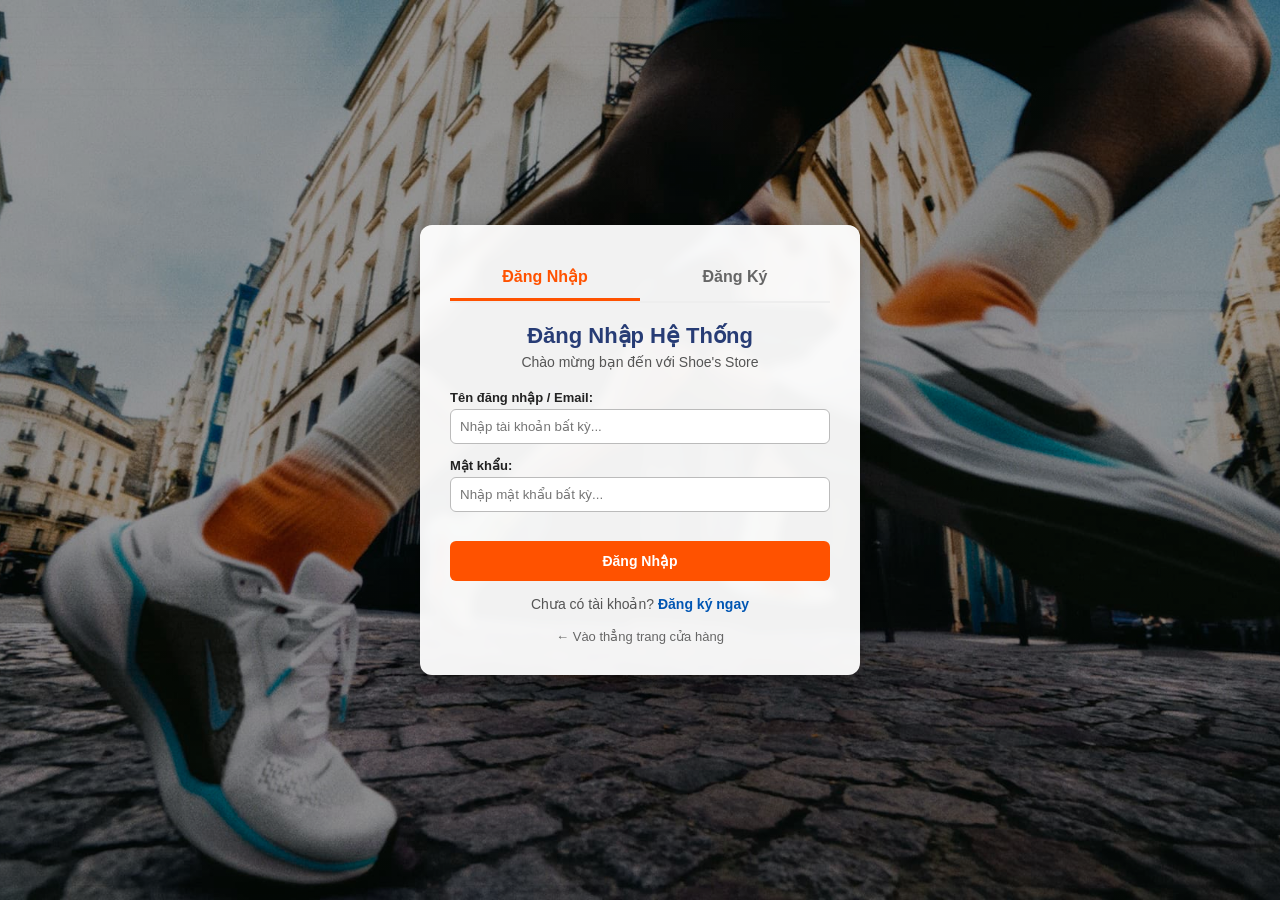
<file: index.html>
<!DOCTYPE html>
<html lang="vi">
<head>
    <meta charset="UTF-8">
    <meta name="viewport" content="width=device-width, initial-scale=1.0">
    <title>Shoe's Store - Shop Giày Thể Thao & Sandal</title>
    <link rel="stylesheet" href="style.css">
    <style>
        /* CSS Màn hình Đăng nhập & Đăng ký */
        #screen-auth {
            display: flex;
            align-items: center;
            justify-content: center;
            min-height: 100vh;
            background: linear-gradient(rgba(0, 0, 0, 0.35), rgba(0, 0, 0, 0.35)), url('images/bg-login.jpg') no-repeat center center fixed;
            background-size: cover;
        }
        .auth-tabs {
            display: flex;
            margin-bottom: 20px;
            border-bottom: 2px solid #eee;
        }
        .auth-tab-btn {
            flex: 1;
            padding: 12px;
            border: none;
            background: none;
            font-size: 16px;
            font-weight: bold;
            color: #666;
            cursor: pointer;
            border-bottom: 3px solid transparent;
            border-radius: 0;
        }
        .auth-tab-btn.active {
            color: #FF5200;
            border-bottom-color: #FF5200;
        }
        .gender-options {
            display: flex;
            gap: 20px;
            margin-top: 6px;
            align-items: center;
        }
        .gender-options label {
            display: flex;
            align-items: center;
            gap: 6px;
            font-weight: normal;
            cursor: pointer;
        }
        .gender-options input {
            width: auto;
            margin: 0;
            cursor: pointer;
        }
        .auth-switch-link {
            text-align: center;
            margin-top: 15px;
            font-size: 14px;
            color: #555;
        }
        .auth-switch-link a {
            color: #0056b3;
            font-weight: bold;
            text-decoration: none;
            cursor: pointer;
        }
        .auth-switch-link a:hover {
            text-decoration: underline;
        }
        .btn-register-black {
            background: #1e1e1e !important;
            color: #fff !important;
            border-radius: 25px !important;
            padding: 12px !important;
            font-size: 16px !important;
            font-weight: bold !important;
            border: none !important;
            margin-top: 15px;
            cursor: pointer;
        }

        /* CSS Chi tiết sản phẩm */
        .detail-grid {
            display: flex;
            gap: 40px;
            align-items: center;
            margin-top: 15px;
        }
        .detail-img-box {
            width: 320px;
            height: 320px;
            background: #fff;
            border-radius: 12px;
            display: flex;
            align-items: center;
            justify-content: center;
            padding: 15px;
            box-shadow: 0 4px 15px rgba(0,0,0,0.06);
        }
        .detail-img-box img {
            max-width: 100%;
            max-height: 100%;
            object-fit: contain;
        }
        .detail-info-box {
            flex: 1;
        }
        .detail-info-box h2 {
            font-size: 26px;
            color: #1e272e;
            margin-bottom: 10px;
            font-weight: 800;
        }
        .detail-info-price {
            font-size: 24px;
            color: #ff5200;
            font-weight: bold;
            margin-bottom: 15px;
        }
        .detail-info-desc {
            font-size: 14px;
            line-height: 1.6;
            color: #57606f;
            margin-bottom: 25px;
        }

        /* CSS Popup Thêm vào giỏ hàng */
        .cart-popup-overlay {
            display: none;
            position: fixed;
            top: 0; left: 0;
            width: 100%; height: 100%;
            background: rgba(0,0,0,0.55);
            z-index: 2000;
            align-items: center;
            justify-content: center;
        }
        .cart-popup-box {
            background: #fff;
            width: 92%;
            max-width: 440px;
            border-radius: 14px;
            padding: 25px;
            box-shadow: 0 12px 30px rgba(0,0,0,0.25);
            position: relative;
        }
        .popup-item-card {
            display: flex;
            align-items: center;
            gap: 15px;
            background: #f8f9fa;
            padding: 12px;
            border-radius: 10px;
            border: 1px solid #e9ecef;
            margin: 16px 0 22px 0;
        }
        .popup-item-card img {
            width: 68px;
            height: 68px;
            object-fit: cover;
            border-radius: 8px;
            background: #fff;
        }

        /* CSS Thẻ Thông tin cá nhân (Profile Card Dropdown) */
        .profile-dropdown-wrapper {
            position: relative;
            display: inline-block;
        }
        .btn-profile-trigger {
            display: inline-flex;
            align-items: center;
            gap: 8px;
            background: #fff;
            border: 1px solid #dcdde1;
            padding: 6px 14px;
            border-radius: 20px;
            cursor: pointer;
            font-weight: 600;
            font-size: 14px;
            color: #2f3640;
        }
        .btn-profile-trigger:hover {
            border-color: #FF5200;
            background: #fffaf7;
        }
        .profile-mini-avatar {
            width: 26px;
            height: 26px;
            border-radius: 50%;
            background: #FF5200;
            color: #fff;
            font-size: 12px;
            font-weight: bold;
            display: inline-flex;
            align-items: center;
            justify-content: center;
        }
        .profile-card-menu {
            display: none;
            position: absolute;
            right: 0;
            top: 46px;
            width: 300px;
            background: #ffffff;
            border-radius: 16px;
            box-shadow: 0 10px 30px rgba(0,0,0,0.18);
            border: 1px solid #e2e8f0;
            z-index: 1500;
            overflow: hidden;
        }
        .profile-card-top {
            background: #f1f5f9;
            padding: 20px 16px;
            text-align: center;
            border-bottom: 1px solid #e2e8f0;
        }
        .profile-big-avatar {
            width: 64px;
            height: 64px;
            border-radius: 50%;
            background: #FF5200;
            color: #fff;
            font-size: 24px;
            font-weight: bold;
            display: flex;
            align-items: center;
            justify-content: center;
            margin: 0 auto 10px auto;
        }
        .profile-card-top h4 {
            font-size: 17px;
            color: #0f172a;
            margin-bottom: 3px;
        }
        .profile-card-top p {
            font-size: 13px;
            color: #64748b;
            margin-bottom: 12px;
        }
        .btn-profile-edit-pill {
            background: #1a73e8;
            color: #fff;
            border: none;
            padding: 8px 20px;
            border-radius: 20px;
            font-size: 13px;
            font-weight: 600;
            cursor: pointer;
        }
        .profile-menu-list {
            list-style: none;
            padding: 8px 0;
        }
        .profile-menu-list li {
            padding: 11px 20px;
            font-size: 14px;
            color: #334155;
            cursor: pointer;
            display: flex;
            align-items: center;
            gap: 12px;
        }
        .profile-menu-list li:hover {
            background: #f8fafc;
            color: #FF5200;
        }
        .profile-menu-divider {
            height: 1px;
            background: #e2e8f0;
            margin: 6px 0;
        }

        /* CSS ĐỒNG BỘ LỊCH SỬ ĐƠN HÀNG GIỐNG ADMIN */
        .order-status-badge {
            padding: 4px 12px;
            border-radius: 20px;
            font-size: 12px;
            font-weight: 700;
            display: inline-block;
            margin-left: 10px;
        }
        .status-success {
            background: #dcfce7;
            color: #166534;
        }
        .status-pending {
            background: #fef3c7;
            color: #92400e;
        }
        .history-prod-table {
            width: 100%;
            border-collapse: collapse;
            margin: 14px 0;
            background: #fff;
            border: 1px solid #e2e8f0;
            border-radius: 8px;
            overflow: hidden;
        }
        .history-prod-table th {
            background: #f8fafc;
            color: #64748b;
            font-size: 11px;
            text-transform: uppercase;
            text-align: left;
            padding: 10px 12px;
            border-bottom: 1px solid #e2e8f0;
        }
        .history-prod-table td {
            padding: 10px 12px;
            font-size: 14px;
            border-bottom: 1px solid #f1f5f9;
            vertical-align: middle;
        }
        .history-prod-cell {
            display: flex;
            align-items: center;
            gap: 10px;
        }
        .history-prod-cell img {
            width: 44px;
            height: 44px;
            border-radius: 6px;
            object-fit: cover;
            border: 1px solid #e2e8f0;
        }
        .link-view-prod {
            color: #0f172a;
            font-weight: 600;
            text-decoration: none;
            cursor: pointer;
        }
        .link-view-prod:hover {
            color: #FF5200;
            text-decoration: underline;
        }
    </style>
</head>
<body>

    <!-- ==================== PHẦN 1: MÀN HÌNH ĐĂNG NHẬP & ĐĂNG KÝ ==================== -->
    <div id="screen-auth">
        <div class="login-card" style="max-width: 440px;">
            
            <div class="auth-tabs">
                <button type="button" class="auth-tab-btn active" id="tab-login-btn" onclick="toggleAuthTab('login')">Đăng Nhập</button>
                <button type="button" class="auth-tab-btn" id="tab-register-btn" onclick="toggleAuthTab('register')">Đăng Ký</button>
            </div>

            <!-- FORM 1: ĐĂNG NHẬP -->
            <div id="form-login">
                <h2 style="color: #273c75; margin-bottom: 5px; text-align: center; font-size: 22px;">Đăng Nhập Hệ Thống</h2>
                <p class="login-sub">Chào mừng bạn đến với Shoe's Store</p>
                
                <div class="form-group">
                    <label>Tên đăng nhập / Email:</label>
                    <input type="text" placeholder="Nhập tài khoản bất kỳ...">
                </div>
                <div class="form-group">
                    <label>Mật khẩu:</label>
                    <input type="password" placeholder="Nhập mật khẩu bất kỳ..." onkeydown="if(event.key==='Enter') enterStoreApp()">
                </div>
                <button type="button" class="btn-primary w-100" style="margin-top: 15px; padding: 12px; font-weight: bold;" onclick="enterStoreApp()">Đăng Nhập</button>

                <div class="auth-switch-link">
                    Chưa có tài khoản? <a onclick="toggleAuthTab('register')">Đăng ký ngay</a>
                </div>
            </div>

            <!-- FORM 2: ĐĂNG KÝ -->
            <div id="form-register" style="display: none;">
                <h2 style="color: #111; margin-bottom: 15px; font-size: 22px;">Đăng ký tài khoản</h2>
                
                <div class="form-group">
                    <label>Số điện thoại</label>
                    <input type="text" placeholder="Nhập số điện thoại của bạn">
                </div>

                <div style="display: flex; gap: 10px;">
                    <div class="form-group" style="flex: 1;">
                        <label>Họ</label>
                        <input type="text" placeholder="Nhập họ của bạn">
                    </div>
                    <div class="form-group" style="flex: 1;">
                        <label>Tên</label>
                        <input type="text" placeholder="Nhập tên của bạn">
                    </div>
                </div>

                <div class="form-group">
                    <label>Email</label>
                    <input type="text" placeholder="Nhập email của bạn">
                </div>

                <div class="form-group">
                    <label>Ngày sinh</label>
                    <input type="text" placeholder="dd/mm/yyyy">
                </div>

                <div class="form-group">
                    <label>Giới tính</label>
                    <div class="gender-options">
                        <label><input type="radio" name="gender" value="Nam" checked> Nam</label>
                        <label><input type="radio" name="gender" value="Nữ"> Nữ</label>
                    </div>
                </div>

                <div class="form-group">
                    <label>Mật khẩu</label>
                    <input type="password" placeholder="Nhập mật khẩu của bạn">
                </div>

                <button type="button" class="btn-register-black w-100" onclick="toggleAuthTab('login')">Đăng ký</button>

                <div class="auth-switch-link">
                    Bạn đã có tài khoản? <a onclick="toggleAuthTab('login')">Đăng nhập</a>
                </div>
            </div>

            <div style="text-align: center; margin-top: 15px;">
                <a href="javascript:void(0)" onclick="enterStoreApp()" style="color: #666; text-decoration: none; font-size: 13px;">← Vào thẳng trang cửa hàng</a>
            </div>
        </div>
    </div>


    <!-- ==================== PHẦN 2: GIAO DIỆN CỬA HÀNG CHÍNH ==================== -->
    <div id="screen-store" style="display: none;">

        <header>
            <div class="header-container">
                <h1 class="logo" onclick="switchView('shop')">Shoe's Store</h1>
                
                <nav id="header-nav">
                    <ul class="nav-links">
                        <li onclick="switchCategory('all')" class="active" id="nav-all">Tất cả</li>
                        <li onclick="switchCategory('sneaker')" id="nav-sneaker">Giày thể thao</li>
                        <li onclick="switchCategory('sandal')" id="nav-sandal">Sandal</li>
                    </ul>
                </nav>

                <div class="user-actions">
                    <button type="button" class="btn-action btn-cart-highlight" onclick="switchView('cart')">Giỏ hàng (<span id="cart-badge">2</span>)</button>
                    <button type="button" class="btn-action" onclick="switchView('history')">Lịch sử đơn (2)</button>
                    
                    <div class="profile-dropdown-wrapper">
                        <button type="button" class="btn-profile-trigger" onclick="toggleProfileCard(event)">
                            <span class="profile-mini-avatar">A</span>
                            <span>Tài khoản ▾</span>
                        </button>

                        <div id="profile-card-dropdown" class="profile-card-menu" onclick="event.stopPropagation()">
                            <div class="profile-card-top">
                                <div class="profile-big-avatar">A</div>
                                <h4>Nguyễn Văn A</h4>
                                <p>nguyenvana@gmail.com</p>
                                <button type="button" class="btn-profile-edit-pill" onclick="openAccountSubView('info')">Thông tin cá nhân</button>
                            </div>
                            <ul class="profile-menu-list">
                                <li onclick="openAccountSubView('info')">👤 Thông tin cá nhân</li>
                                <li onclick="openAccountSubView('orders')">📦 Đơn hàng đã đặt</li>
                                <li onclick="openAccountSubView('address')">📍 Đổi địa chỉ giao hàng</li>
                                <li onclick="openAccountSubView('password')">🔒 Đổi mật khẩu</li>
                                <div class="profile-menu-divider"></div>
                                <li onclick="exitToLoginScreen()" style="color: #ef4444; font-weight: 600;">↪ Đăng xuất</li>
                            </ul>
                        </div>
                    </div>
                </div>
            </div>
        </header>

        <div class="main-container">

            <!-- MÀN HÌNH 1: DANH SÁCH SẢN PHẨM -->
            <main id="view-shop">
                
                <section class="content-box">
                    <div class="search-basic">
                        <input type="text" id="basic-search" placeholder="Nhập tên giày thể thao hoặc sandal cần tìm..." onkeydown="if(event.key==='Enter') fakeSearchAction()">
                        <button type="button" class="btn-primary" onclick="fakeSearchAction()">Tìm kiếm</button>
                    </div>

                    <div class="search-advanced">
                        <h3>Tìm kiếm nâng cao</h3>
                        <div class="advanced-grid">
                            <select id="adv-suggest">
                                <option value="">-- Danh sách gợi ý mẫu --</option>
                                <option value="1">Giày Adidas Samba Liverpool Đỏ</option>
                                <option value="2">Giày Sneaker Tia Sét Trắng Đỏ</option>
                                <option value="3">Giày Adidas Spezial Đen 3 Sọc Màu</option>
                                <option value="4">Sandal Shondo Dây Mảnh Xám Ghi</option>
                            </select>

                            <select id="adv-cat">
                                <option value="all">Tất cả phân loại</option>
                                <option value="sneaker">Giày thể thao</option>
                                <option value="sandal">Sandal</option>
                            </select>

                            <select id="adv-price">
                                <option value="all">Mọi khoảng giá</option>
                                <option value="1">Dưới 500.000đ</option>
                                <option value="2">500.000đ - 1.500.000đ</option>
                                <option value="3">Trên 1.500.000đ</option>
                            </select>

                            <button type="button" class="btn-filter" onclick="fakeSearchAction()">Lọc ngay</button>
                            <button type="button" class="btn-reset" onclick="resetSearchUI()">Đặt lại</button>
                        </div>
                    </div>
                </section>

                <section class="content-box" id="shop-products-container">
                    
                    <div id="group-sneaker">
                        <h2 class="section-title">Giày Thể Thao</h2>
                        <div class="product-grid">
                            
                            <div class="product-card">
                                <img src="images/sneaker-1.jpg" alt="Biti's Hunter">
                                <div class="product-body">
                                    <h3>Giày Thể Thao Nam Biti's Nâu Phối Đen</h3>
                                    <div class="product-price">750.000đ</div>
                                    <div class="product-card-actions">
                                        <button type="button" onclick="switchView('detail')">Chi tiết</button>
                                        <button type="button" class="btn-primary" onclick="showAddCartPopup()">Thêm vào giỏ</button>
                                    </div>
                                </div>
                            </div>

                            <div class="product-card">
                                <img src="images/sneaker-2.jpg" alt="Adidas Samba">
                                <div class="product-body">
                                    <h3>Giày Adidas Samba OG Mercedes Đen</h3>
                                    <div class="product-price">2.800.000đ</div>
                                    <div class="product-card-actions">
                                        <button type="button" onclick="switchView('detail')">Chi tiết</button>
                                        <button type="button" class="btn-primary" onclick="showAddCartPopup()">Thêm vào giỏ</button>
                                    </div>
                                </div>
                            </div>

                            <div class="product-card">
                                <img src="images/sneaker-3.jpg" alt="Adidas F50">
                                <div class="product-body">
                                    <h3>Giày Đá Bóng F50 Turf Xanh Lá</h3>
                                    <div class="product-price">1.950.000đ</div>
                                    <div class="product-card-actions">
                                        <button type="button" onclick="switchView('detail')">Chi tiết</button>
                                        <button type="button" class="btn-primary" onclick="showAddCartPopup()">Thêm vào giỏ</button>
                                    </div>
                                </div>
                            </div>

                            <div class="product-card">
                                <img src="images/sneaker-4.jpg" alt="Adidas Tensaur">
                                <div class="product-body">
                                    <h3>Giày Chạy Bộ Tensaur Trắng Quai Dán</h3>
                                    <div class="product-price">920.000đ</div>
                                    <div class="product-card-actions">
                                        <button type="button" onclick="switchView('detail')">Chi tiết</button>
                                        <button type="button" class="btn-primary" onclick="showAddCartPopup()">Thêm vào giỏ</button>
                                    </div>
                                </div>
                            </div>

                            <div class="product-card">
                                <img src="images/sneaker-5.jpg" alt="Adidas Predator">
                                <div class="product-body">
                                    <h3>Giày Đá Bóng Cỏ Thật Predator Elite Đỏ</h3>
                                    <div class="product-price">3.200.000đ</div>
                                    <div class="product-card-actions">
                                        <button type="button" onclick="switchView('detail')">Chi tiết</button>
                                        <button type="button" class="btn-primary" onclick="showAddCartPopup()">Thêm vào giỏ</button>
                                    </div>
                                </div>
                            </div>

                            <div class="product-card">
                                <img src="images/sneaker-6.jpg" alt="Adidas Spezial">
                                <div class="product-body">
                                    <h3>Giày Adidas Handball Spezial Đen 3 Sọc Màu</h3>
                                    <div class="product-price">2.450.000đ</div>
                                    <div class="product-card-actions">
                                        <button type="button" onclick="switchView('detail')">Chi tiết</button>
                                        <button type="button" class="btn-primary" onclick="showAddCartPopup()">Thêm vào giỏ</button>
                                    </div>
                                </div>
                            </div>

                            <div class="product-card">
                                <img src="images/sneaker-7.jpg" alt="Adidas Samba Liverpool">
                                <div class="product-body">
                                    <h3>Giày Adidas Samba Liverpool Trắng Sọc Đỏ</h3>
                                    <div class="product-price">2.900.000đ</div>
                                    <div class="product-card-actions">
                                        <button type="button" onclick="switchView('detail')">Chi tiết</button>
                                        <button type="button" class="btn-primary" onclick="showAddCartPopup()">Thêm vào giỏ</button>
                                    </div>
                                </div>
                            </div>

                            <div class="product-card">
                                <img src="images/sneaker-8.jpg" alt="Adidas Samba White Black">
                                <div class="product-body">
                                    <h3>Giày Sneaker Samba Trắng Sọc Đen Cổ Điển</h3>
                                    <div class="product-price">2.650.000đ</div>
                                    <div class="product-card-actions">
                                        <button type="button" onclick="switchView('detail')">Chi tiết</button>
                                        <button type="button" class="btn-primary" onclick="showAddCartPopup()">Thêm vào giỏ</button>
                                    </div>
                                </div>
                            </div>

                            <div class="product-card">
                                <img src="images/sneaker-9.jpg" alt="Sneaker Tia Sét">
                                <div class="product-body">
                                    <h3>Giày Thể Thao Streetwear Trắng Tia Sét Đỏ</h3>
                                    <div class="product-price">880.000đ</div>
                                    <div class="product-card-actions">
                                        <button type="button" onclick="switchView('detail')">Chi tiết</button>
                                        <button type="button" class="btn-primary" onclick="showAddCartPopup()">Thêm vào giỏ</button>
                                    </div>
                                </div>
                            </div>

                        </div>
                    </div>

                    <div id="group-sandal">
                        <h2 class="section-title">Sandal</h2>
                        <div class="product-grid">

                            <div class="product-card">
                                <img src="images/sandal-1.jpg" alt="Sandal Shondo Xám">
                                <div class="product-body">
                                    <h3>Sandal Shondo Dây Mảnh Xám Ghi</h3>
                                    <div class="product-price">290.000đ</div>
                                    <div class="product-card-actions">
                                        <button type="button" onclick="switchView('detail')">Chi tiết</button>
                                        <button type="button" class="btn-primary" onclick="showAddCartPopup()">Thêm vào giỏ</button>
                                    </div>
                                </div>
                            </div>

                            <div class="product-card">
                                <img src="images/sandal-2.jpg" alt="Sandal Shondo Kem Đen">
                                <div class="product-body">
                                    <h3>Sandal Thể Thao Phối Màu Kem Đen</h3>
                                    <div class="product-price">340.000đ</div>
                                    <div class="product-card-actions">
                                        <button type="button" onclick="switchView('detail')">Chi tiết</button>
                                        <button type="button" class="btn-primary" onclick="showAddCartPopup()">Thêm vào giỏ</button>
                                    </div>
                                </div>
                            </div>

                            <div class="product-card">
                                <img src="images/sandal-3.jpg" alt="Sandal Shondo Dây Chéo">
                                <div class="product-body">
                                    <h3>Sandal Shondo Quai Chéo Xám Tro</h3>
                                    <div class="product-price">320.000đ</div>
                                    <div class="product-card-actions">
                                        <button type="button" onclick="switchView('detail')">Chi tiết</button>
                                        <button type="button" class="btn-primary" onclick="showAddCartPopup()">Thêm vào giỏ</button>
                                    </div>
                                </div>
                            </div>

                            <div class="product-card">
                                <img src="images/sandal-4.jpg" alt="Sandal Shondo Xanh Trắng">
                                <div class="product-body">
                                    <h3>Sandal Shondo Lite Xanh Phối Trắng</h3>
                                    <div class="product-price">310.000đ</div>
                                    <div class="product-card-actions">
                                        <button type="button" onclick="switchView('detail')">Chi tiết</button>
                                        <button type="button" class="btn-primary" onclick="showAddCartPopup()">Thêm vào giỏ</button>
                                    </div>
                                </div>
                            </div>

                            <div class="product-card" id="last-product-card">
                                <img src="images/sandal-5.jpg" alt="Sandal Shondo Đen Toàn Bộ">
                                <div class="product-body">
                                    <h3>Sandal Quai Dù Bền Chắc Đen Toàn Bộ</h3>
                                    <div class="product-price">350.000đ</div>
                                    <div class="product-card-actions">
                                        <button type="button" onclick="switchView('detail')">Chi tiết</button>
                                        <button type="button" class="btn-primary" onclick="showAddCartPopup()">Thêm vào giỏ</button>
                                    </div>
                                </div>
                            </div>

                        </div>
                    </div>

                    <div class="custom-pagination" id="shop-bottom-pagination">
                        <span>Trang</span>
                        <select id="page-dropdown" class="page-select-box" onchange="handleSelectPage(this.value)">
                            <option value="1">1</option>
                            <option value="2">2</option>
                            <option value="3">3</option>
                            <option value="4">4</option>
                            <option value="5">5</option>
                            <option value="6">6</option>
                            <option value="7">7</option>
                            <option value="8">8</option>
                        </select>
                        <span>trong 8</span>
                        
                        <button type="button" id="btn-prev" class="page-arrow-btn disabled" onclick="changePageStep(-1)">&larr;</button>
                        <button type="button" id="btn-next" class="page-arrow-btn" onclick="changePageStep(1)">&rarr;</button>
                    </div>

                </section>
            </main>


            <!-- MÀN HÌNH 2: CHI TIẾT SẢN PHẨM -->
            <main id="view-detail" style="display: none;">
                <div class="content-box">
                    <button type="button" onclick="switchView('shop')" style="background: #f1f2f6; border: 1px solid #dcdde1; padding: 8px 16px; border-radius: 6px; font-weight: 500; margin-bottom: 20px;">← Quay lại danh sách sản phẩm</button>

                    <div class="detail-grid">
                        <div class="detail-img-box">
                            <img src="images/sneaker-1.jpg" alt="Giày Thể Thao Nam Biti's Nâu Phối Đen">
                        </div>

                        <div class="detail-info-box">
                            <h2>Giày Thể Thao Nam Biti's Nâu Phối Đen</h2>
                            <div class="detail-info-price">750.000đ</div>
                            <p class="detail-info-desc">
                                Mẫu giày chính hãng thiết kế phong cách thể thao năng động, chất liệu êm ái thoáng khí, form chuẩn ôm chân và đế bám chống trơn trượt tối đa. Phù hợp cho vận động hàng ngày, đi chơi và tập luyện thể thao.
                            </p>

                            <div style="display: flex; align-items: center; gap: 12px; margin-bottom: 25px;">
                                <label style="font-weight: bold; font-size: 14px;">Số lượng:</label>
                                <input type="number" value="1" min="1" style="width: 65px; padding: 6px; border: 1px solid #ced6e0; border-radius: 6px; text-align: center;">
                            </div>

                            <button type="button" class="btn-primary" style="padding: 12px 28px; font-size: 15px; font-weight: bold;" onclick="showAddCartPopup()">Thêm vào giỏ hàng</button>
                        </div>
                    </div>
                </div>
            </main>


            <!-- MÀN HÌNH 3: GIỎ HÀNG -->
            <main id="view-cart" style="display: none;">
                <div class="content-box">
                    <div style="display: flex; justify-content: space-between; align-items: center; margin-bottom: 20px;">
                        <h2>Giỏ hàng của bạn (2 sản phẩm)</h2>
                        <button type="button" onclick="switchView('shop')" style="background: #FF5200; color: #fff; border: none; font-weight: bold;">← Tiếp tục mua sắm</button>
                    </div>

                    <div class="cart-table-item">
                        <img src="images/sneaker-2.jpg" alt="Adidas Samba">
                        <div class="cart-info">
                            <strong>Giày Adidas Samba OG Mercedes Đen</strong><br>
                            <span style="color: #666;">Phân loại: Thể thao cổ điển</span>
                        </div>
                        <div>Số lượng: <strong>1</strong></div>
                        <div style="color: #e84118; font-weight: bold;">2.800.000đ</div>
                    </div>

                    <div class="cart-table-item">
                        <img src="images/sandal-2.jpg" alt="Sandal Shondo">
                        <div class="cart-info">
                            <strong>Sandal Thể Thao Phối Màu Kem Đen</strong><br>
                            <span style="color: #666;">Phân loại: Sandal phong cách</span>
                        </div>
                        <div>Số lượng: <strong>1</strong></div>
                        <div style="color: #e84118; font-weight: bold;">340.000đ</div>
                    </div>

                    <div class="cart-total-bar">
                        <span>Tổng tiền thanh toán:</span>
                        <span style="color: #e84118;">3.140.000đ</span>
                    </div>

                    <div style="max-width: 600px; margin-top: 25px;">
                        <h3 style="margin-bottom: 15px;">Thông tin nhận hàng & Thanh toán</h3>
                        
                        <div class="form-group">
                            <label>Họ tên người nhận:</label>
                            <input type="text" value="Nguyễn Văn A">
                        </div>
                        <div class="form-group">
                            <label>Số điện thoại:</label>
                            <input type="text" value="0966359744">
                        </div>

                        <div class="form-group">
                            <label style="margin-bottom: 8px;">Lựa chọn địa chỉ nhận hàng:</label>
                            
                            <div class="radio-inline">
                                <input type="radio" id="addr-saved" name="address_choice" checked onchange="toggleAddr(false)">
                                <label for="addr-saved">Dùng địa chỉ đã lưu trong tài khoản (Số 12 An Dương Vương, Q.5)</label>
                            </div>

                            <div class="radio-inline">
                                <input type="radio" id="addr-custom" name="address_choice" onchange="toggleAddr(true)">
                                <label for="addr-custom">Nhập địa chỉ giao hàng mới</label>
                            </div>

                            <input type="text" id="new-addr-input" placeholder="Gõ địa chỉ nhận hàng mới..." style="display:none; margin-top: 10px;">
                        </div>

                        <div class="form-group">
                            <label>Hình thức thanh toán:</label>
                            <select>
                                <option>Tiền mặt khi nhận hàng (COD)</option>
                                <option>Thanh toán trực tuyến</option>
                            </select>
                        </div>

                        <button type="button" class="btn-primary w-100" style="padding: 12px; font-size: 16px; margin-top: 10px;" onclick="switchView('history')">Xác nhận đặt hàng</button>
                    </div>
                </div>
            </main>


            <!-- MÀN HÌNH 4: LỊCH SỬ ĐƠN HÀNG (CÓ TÌNH TRẠNG & XEM CHI TIẾT SẢN PHẨM GIỐNG ADMIN) -->
            <main id="view-history" style="display: none;">
                <div class="content-box">
                    <div style="display: flex; justify-content: space-between; align-items: center; margin-bottom: 20px;">
                        <h2>Lịch sử đơn hàng đã đặt</h2>
                        <button type="button" onclick="switchView('shop')" style="background: #FF5200; color: #fff; border: none; font-weight: bold;">← Tiếp tục mua sắm</button>
                    </div>

                    <!-- Đơn hàng 1 -->
                    <div class="order-card">
                        <div class="order-header" style="align-items: center;">
                            <div>
                                <span>Mã đơn: DH882910</span>
                                <span class="order-status-badge status-success">Đã giao thành công</span>
                            </div>
                            <span>Ngày đặt: 15/10/2026</span>
                        </div>
                        <p><strong>Người nhận:</strong> Nguyễn Văn A - 0966359744</p>
                        <p><strong>Địa chỉ giao:</strong> Số 12 An Dương Vương, Q.5</p>
                        <p><strong>Hình thức thanh toán:</strong> Tiền mặt khi nhận hàng (COD)</p>
                        
                        <table class="history-prod-table">
                            <thead>
                                <tr>
                                    <th>SẢN PHẨM</th>
                                    <th>PHÂN LOẠI</th>
                                    <th>ĐƠN GIÁ</th>
                                    <th>SỐ LƯỢNG</th>
                                    <th>THÀNH TIỀN</th>
                                    <th>CHI TIẾT</th>
                                </tr>
                            </thead>
                            <tbody>
                                <tr>
                                    <td>
                                        <div class="history-prod-cell">
                                            <img src="images/sneaker-5.jpg" alt="Giày Predator">
                                            <strong>Giày Đá Bóng Cỏ Thật Predator Elite Đỏ</strong>
                                        </div>
                                    </td>
                                    <td>Giày thể thao</td>
                                    <td>3.200.000đ</td>
                                    <td>1</td>
                                    <td><strong>3.200.000đ</strong></td>
                                    <td><a class="link-view-prod" onclick="switchView('history-prod-detail')">Xem chi tiết</a></td>
                                </tr>
                            </tbody>
                        </table>

                        <p style="text-align: right; color: #e84118; font-weight: bold; font-size: 16px;">Tổng tiền: 3.200.000đ</p>
                    </div>

                    <!-- Đơn hàng 2 -->
                    <div class="order-card">
                        <div class="order-header" style="align-items: center;">
                            <div>
                                <span>Mã đơn: DH661203</span>
                                <span class="order-status-badge status-pending">Chưa xác nhận</span>
                            </div>
                            <span>Ngày đặt: 20/10/2026</span>
                        </div>
                        <p><strong>Người nhận:</strong> Nguyễn Văn A - 0966359744</p>
                        <p><strong>Địa chỉ giao:</strong> Số 12 An Dương Vương, Q.5</p>
                        <p><strong>Hình thức thanh toán:</strong> Thanh toán trực tuyến</p>
                        
                        <table class="history-prod-table">
                            <thead>
                                <tr>
                                    <th>SẢN PHẨM</th>
                                    <th>PHÂN LOẠI</th>
                                    <th>ĐƠN GIÁ</th>
                                    <th>SỐ LƯỢNG</th>
                                    <th>THÀNH TIỀN</th>
                                    <th>CHI TIẾT</th>
                                </tr>
                            </thead>
                            <tbody>
                                <tr>
                                    <td>
                                        <div class="history-prod-cell">
                                            <img src="images/sandal-1.jpg" alt="Sandal Shondo">
                                            <strong>Sandal Shondo Dây Mảnh Xám Ghi</strong>
                                        </div>
                                    </td>
                                    <td>Sandal</td>
                                    <td>290.000đ</td>
                                    <td>1</td>
                                    <td><strong>290.000đ</strong></td>
                                    <td><a class="link-view-prod" onclick="switchView('history-prod-detail')">Xem chi tiết</a></td>
                                </tr>
                            </tbody>
                        </table>

                        <p style="text-align: right; color: #e84118; font-weight: bold; font-size: 16px;">Tổng tiền: 290.000đ</p>
                    </div>
                </div>
            </main>


            <!-- MÀN HÌNH 4B: CHI TIẾT SẢN PHẨM TRONG LỊCH SỬ ĐƠN (GIỐNG HỆT BÊN ADMIN) -->
            <main id="view-history-prod-detail" style="display: none;">
                <div class="content-box">
                    <button type="button" onclick="switchView('history')" style="background: #f1f2f6; border: 1px solid #dcdde1; padding: 8px 16px; border-radius: 6px; font-weight: 500; margin-bottom: 20px;">← Quay lại lịch sử đơn hàng</button>

                    <div class="detail-grid">
                        <div class="detail-img-box">
                            <img src="images/sneaker-1.jpg" alt="Giày Thể Thao Nam Biti's Nâu Phối Đen">
                        </div>

                        <div class="detail-info-box">
                            <h2>Giày Thể Thao Nam Biti's Nâu Phối Đen</h2>
                            <div class="detail-info-price">750.000đ</div>
                            <p class="detail-info-desc">
                                Mẫu giày chính hãng thiết kế phong cách thể thao năng động, chất liệu êm ái thoáng khí, form chuẩn ôm chân và đế bám chống trơn trượt tối đa. Phù hợp cho vận động hàng ngày, đi chơi và tập luyện thể thao.
                            </p>

                            <div style="display: flex; align-items: center; gap: 12px;">
                                <label style="font-weight: bold; font-size: 14px;">Số lượng:</label>
                                <input type="text" value="1" readonly disabled style="width: 55px; padding: 6px; border: 1px solid #cbd5e1; border-radius: 6px; text-align: center; background: #f1f5f9; color: #334155; font-weight: bold; cursor: not-allowed;">
                            </div>
                        </div>
                    </div>
                </div>
            </main>


            <!-- MÀN HÌNH 5: THÔNG TIN CÁ NHÂN -->
            <main id="view-account-info" style="display: none;">
                <div class="content-box" id="box-account-info" style="max-width: 650px; margin: 0 auto;">
                    <div style="display: flex; justify-content: space-between; align-items: center; margin-bottom: 20px;">
                        <h2>Thông tin cá nhân</h2>
                        <button type="button" onclick="switchView('shop')" style="background: #FF5200; color: #fff; border: none; font-weight: bold;">← Quay lại cửa hàng</button>
                    </div>

                    <div class="form-group">
                        <label>Họ và tên:</label>
                        <input type="text" value="Nguyễn Văn A">
                    </div>
                    <div class="form-group">
                        <label>Số điện thoại:</label>
                        <input type="text" value="0966359744">
                    </div>
                    <div class="form-group">
                        <label>Email:</label>
                        <input type="text" value="nguyenvana@gmail.com">
                    </div>
                    <div class="form-group">
                        <label>Ngày sinh:</label>
                        <input type="text" value="15/08/2003">
                    </div>
                    <div class="form-group">
                        <label>Giới tính:</label>
                        <div class="gender-options">
                            <label><input type="radio" name="acc_gender" checked> Nam</label>
                            <label><input type="radio" name="acc_gender"> Nữ</label>
                        </div>
                    </div>

                    <button type="button" class="btn-primary w-100" style="padding: 12px; font-size: 15px; font-weight: bold; margin-top: 10px;" onclick="reloadAccountBox('box-account-info')">Lưu thông tin cá nhân</button>
                </div>
            </main>


            <!-- MÀN HÌNH 6: ĐỔI ĐỊA CHỈ GIAO HÀNG -->
            <main id="view-account-address" style="display: none;">
                <div class="content-box" id="box-account-address" style="max-width: 650px; margin: 0 auto;">
                    <div style="display: flex; justify-content: space-between; align-items: center; margin-bottom: 20px;">
                        <h2>Đổi địa chỉ giao hàng</h2>
                        <button type="button" onclick="switchView('shop')" style="background: #FF5200; color: #fff; border: none; font-weight: bold;">← Quay lại cửa hàng</button>
                    </div>

                    <div class="form-group">
                        <label>Địa chỉ hiện tại đang lưu:</label>
                        <input type="text" value="Số 12 An Dương Vương, Phường 3, Quận 5, TP.HCM" readonly style="background: #f1f2f6; color: #555;">
                    </div>
                    <div class="form-group">
                        <label>Tỉnh / Thành phố mới:</label>
                        <select>
                            <option>TP. Hồ Chí Minh</option>
                            <option>Hà Nội</option>
                            <option>Đà Nẵng</option>
                        </select>
                    </div>
                    <div class="form-group">
                        <label>Quận / Huyện:</label>
                        <input type="text" placeholder="Nhập Quận / Huyện mới..." value="Quận 5">
                    </div>
                    <div class="form-group">
                        <label>Số nhà, tên đường cụ thể:</label>
                        <input type="text" placeholder="Nhập số nhà, tên đường mới..." value="Số 12 An Dương Vương">
                    </div>

                    <button type="button" class="btn-primary w-100" style="padding: 12px; font-size: 15px; font-weight: bold; margin-top: 10px;" onclick="reloadAccountBox('box-account-address')">Cập nhật địa chỉ</button>
                </div>
            </main>


            <!-- MÀN HÌNH 7: ĐỔI MẬT KHẨU -->
            <main id="view-account-password" style="display: none;">
                <div class="content-box" id="box-account-password" style="max-width: 550px; margin: 0 auto;">
                    <div style="display: flex; justify-content: space-between; align-items: center; margin-bottom: 20px;">
                        <h2>Đổi mật khẩu tài khoản</h2>
                        <button type="button" onclick="switchView('shop')" style="background: #FF5200; color: #fff; border: none; font-weight: bold;">← Quay lại cửa hàng</button>
                    </div>

                    <div class="form-group">
                        <label>Mật khẩu hiện tại:</label>
                        <input type="password" placeholder="Nhập mật khẩu cũ...">
                    </div>
                    <div class="form-group">
                        <label>Mật khẩu mới:</label>
                        <input type="password" placeholder="Nhập mật khẩu mới...">
                    </div>
                    <div class="form-group">
                        <label>Xác nhận mật khẩu mới:</label>
                        <input type="password" placeholder="Nhập lại mật khẩu mới...">
                    </div>

                    <button type="button" class="btn-primary w-100" style="padding: 12px; font-size: 15px; font-weight: bold; margin-top: 10px;" onclick="reloadAccountBox('box-account-password')">Xác nhận đổi mật khẩu</button>
                </div>
            </main>

        </div>
    </div>


    <!-- ==================== POPUP THÔNG BÁO ĐÃ THÊM VÀO GIỎ HÀNG ==================== -->
    <div id="popup-added-cart" class="cart-popup-overlay" onclick="if(event.target===this) closeAddCartPopup()">
        <div class="cart-popup-box">
            <div style="display: flex; align-items: center; gap: 10px; color: #16a34a; font-size: 18px; font-weight: bold;">
                <span style="background: #dcfce7; width: 32px; height: 32px; border-radius: 50%; display: inline-flex; align-items: center; justify-content: center;">✓</span>
                <span>Đã thêm vào giỏ hàng!</span>
            </div>

            <div class="popup-item-card">
                <img src="images/sneaker-1.jpg" alt="Giày Thể Thao Nam Biti's Nâu Phối Đen">
                <div>
                    <div style="font-weight: bold; font-size: 14px; color: #1e272e; margin-bottom: 4px;">Giày Thể Thao Nam Biti's Nâu Phối Đen</div>
                    <div style="color: #FF5200; font-weight: bold; font-size: 15px;">750.000đ</div>
                    <div style="font-size: 12px; color: #666; margin-top: 2px;">Số lượng: 1</div>
                </div>
            </div>

            <div style="display: flex; gap: 10px;">
                <button type="button" onclick="closeAddCartPopup()" style="flex: 1; padding: 10px; font-weight: bold; background: #f1f2f6; border: 1px solid #dcdde1;">Tiếp tục xem</button>
                <button type="button" onclick="goToCartFromPopup()" class="btn-primary" style="flex: 1; padding: 10px; font-weight: bold;">Xem giỏ hàng</button>
            </div>
        </div>
    </div>


    <script>
        function toggleAuthTab(tab) {
            var formLogin = document.getElementById('form-login');
            var formRegister = document.getElementById('form-register');
            var btnLoginTab = document.getElementById('tab-login-btn');
            var btnRegTab = document.getElementById('tab-register-btn');

            if (tab === 'register') {
                formLogin.style.display = 'none';
                formRegister.style.display = 'block';
                btnLoginTab.classList.remove('active');
                btnRegTab.classList.add('active');
            } else {
                formLogin.style.display = 'block';
                formRegister.style.display = 'none';
                btnLoginTab.classList.add('active');
                btnRegTab.classList.remove('active');
            }
        }

        function enterStoreApp() {
            document.getElementById('screen-auth').style.display = 'none';
            document.getElementById('screen-store').style.display = 'block';
            switchView('shop');
        }

        function exitToLoginScreen() {
            closeProfileCard();
            document.getElementById('screen-store').style.display = 'none';
            document.getElementById('screen-auth').style.display = 'flex';
            toggleAuthTab('login');
        }

        function switchView(viewName) {
            document.getElementById('view-shop').style.display = (viewName === 'shop') ? 'block' : 'none';
            document.getElementById('view-detail').style.display = (viewName === 'detail') ? 'block' : 'none';
            document.getElementById('view-cart').style.display = (viewName === 'cart') ? 'block' : 'none';
            document.getElementById('view-history').style.display = (viewName === 'history') ? 'block' : 'none';
            document.getElementById('view-history-prod-detail').style.display = (viewName === 'history-prod-detail') ? 'block' : 'none';
            document.getElementById('view-account-info').style.display = (viewName === 'account-info') ? 'block' : 'none';
            document.getElementById('view-account-address').style.display = (viewName === 'account-address') ? 'block' : 'none';
            document.getElementById('view-account-password').style.display = (viewName === 'account-password') ? 'block' : 'none';
            
            closeProfileCard();
            window.scrollTo({ top: 0, behavior: 'smooth' });
        }

        function toggleProfileCard(e) {
            e.stopPropagation();
            var menu = document.getElementById('profile-card-dropdown');
            menu.style.display = (menu.style.display === 'block') ? 'none' : 'block';
        }

        function closeProfileCard() {
            var menu = document.getElementById('profile-card-dropdown');
            if (menu) menu.style.display = 'none';
        }

        window.addEventListener('click', function() {
            closeProfileCard();
        });

        function openAccountSubView(subType) {
            closeProfileCard();
            if (subType === 'info') switchView('account-info');
            else if (subType === 'orders') switchView('history');
            else if (subType === 'address') switchView('account-address');
            else if (subType === 'password') switchView('account-password');
        }

        function reloadAccountBox(boxId) {
            var box = document.getElementById(boxId);
            if (box) {
                box.style.opacity = '0.35';
                box.style.transition = 'opacity 0.15s ease';
                setTimeout(function() {
                    box.style.opacity = '1';
                }, 180);
            }
        }

        function showAddCartPopup() {
            document.getElementById('popup-added-cart').style.display = 'flex';
        }

        function closeAddCartPopup() {
            document.getElementById('popup-added-cart').style.display = 'none';
        }

        function goToCartFromPopup() {
            closeAddCartPopup();
            switchView('cart');
        }

        function switchCategory(cat) {
            switchView('shop');
            var items = document.querySelectorAll('.nav-links li');
            for (var i = 0; i < items.length; i++) {
                items[i].classList.remove('active');
            }
            document.getElementById('nav-' + cat).classList.add('active');

            if (cat === 'all') {
                document.getElementById('group-sneaker').style.display = 'block';
                document.getElementById('group-sandal').style.display = 'block';
            } else if (cat === 'sneaker') {
                document.getElementById('group-sneaker').style.display = 'block';
                document.getElementById('group-sandal').style.display = 'none';
            } else if (cat === 'sandal') {
                document.getElementById('group-sneaker').style.display = 'none';
                document.getElementById('group-sandal').style.display = 'block';
            }
        }

        function fakeSearchAction() {
            switchCategory('all');
            var box = document.getElementById('shop-products-container');
            if (box) {
                box.style.opacity = '0.35';
                box.style.transition = 'opacity 0.18s ease';
                setTimeout(function() {
                    box.style.opacity = '1';
                }, 180);
            }

            setTimeout(function() {
                var bottomTarget = document.getElementById('shop-bottom-pagination');
                if (bottomTarget) {
                    bottomTarget.scrollIntoView({ behavior: 'smooth', block: 'end' });
                }
            }, 80);
        }

        function resetSearchUI() {
            document.getElementById('basic-search').value = "";
            document.getElementById('adv-suggest').value = "";
            document.getElementById('adv-cat').value = "all";
            document.getElementById('adv-price').value = "all";
            switchCategory('all');
        }

        var currentPage = 1;
        var totalPages = 8;

        function updatePaginationUI() {
            document.getElementById('page-dropdown').value = currentPage;
            var btnPrev = document.getElementById('btn-prev');
            var btnNext = document.getElementById('btn-next');

            if (currentPage === 1) {
                btnPrev.classList.add('disabled');
            } else {
                btnPrev.classList.remove('disabled');
            }

            if (currentPage === totalPages) {
                btnNext.classList.add('disabled');
            } else {
                btnNext.classList.remove('disabled');
            }
        }

        function handleSelectPage(val) {
            currentPage = parseInt(val);
            updatePaginationUI();
            document.getElementById('group-sneaker').scrollIntoView({ behavior: 'smooth' });
        }

        function changePageStep(delta) {
            var targetPage = currentPage + delta;
            if (targetPage >= 1 && targetPage <= totalPages) {
                currentPage = targetPage;
                updatePaginationUI();
                document.getElementById('group-sneaker').scrollIntoView({ behavior: 'smooth' });
            }
        }

        function toggleAddr(isNew) {
            document.getElementById('new-addr-input').style.display = isNew ? "block" : "none";
        }
    </script>
</body>
</html>
</file>
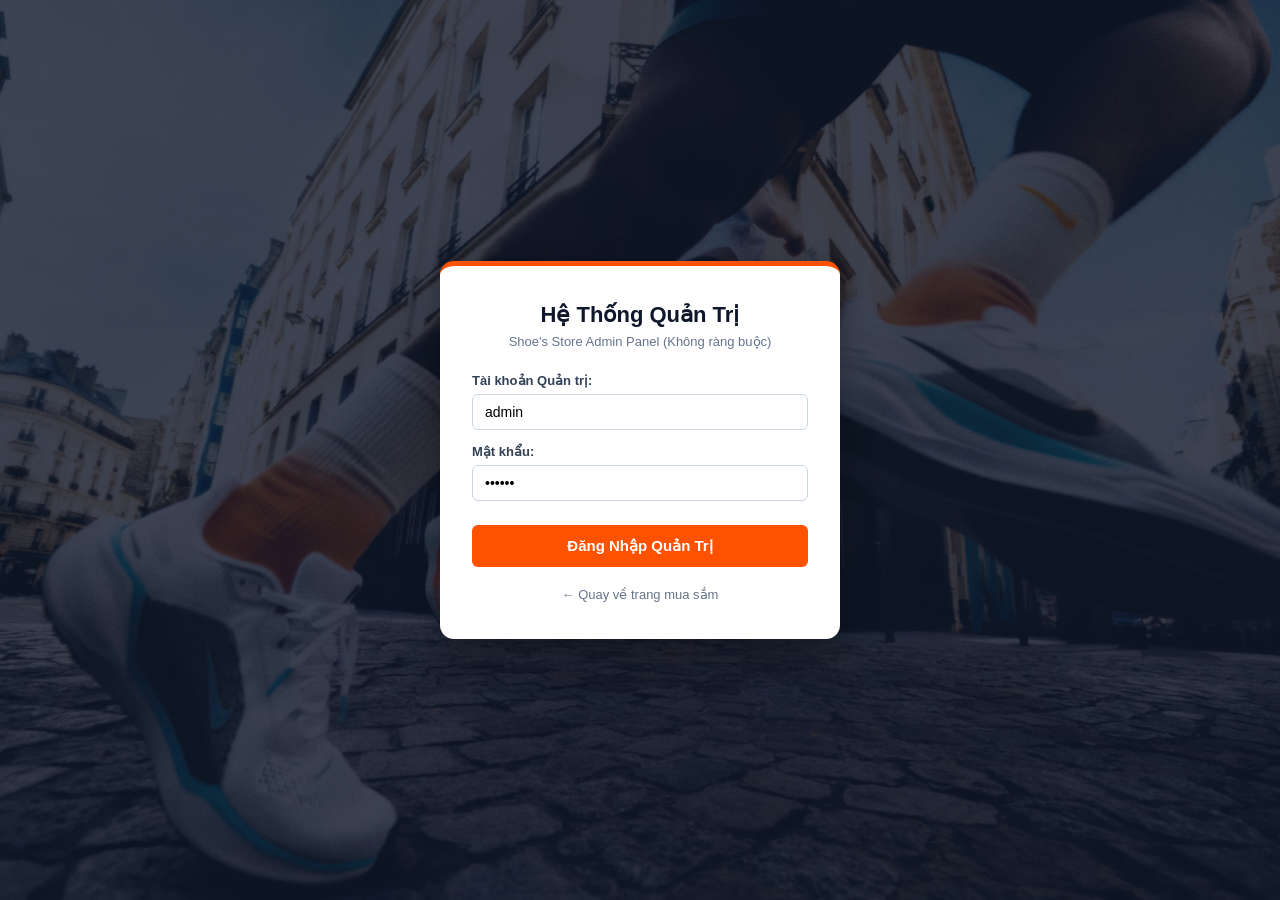
<file: admin.html>
<!DOCTYPE html>
<html lang="vi">
<head>
    <meta charset="UTF-8">
    <meta name="viewport" content="width=device-width, initial-scale=1.0">
    <title>Shoe's Store Admin - Hệ Thống Quản Trị</title>
    <style>
        * {
            box-sizing: border-box;
            margin: 0;
            padding: 0;
            font-family: 'Segoe UI', Arial, Helvetica, sans-serif;
        }
        body {
            background-color: #f6f7f9;
            color: #1e293b;
            min-height: 100vh;
        }

        /* ================= 1. MÀN HÌNH ĐĂNG NHẬP ADMIN ================= */
        #admin-login-screen {
            display: flex;
            align-items: center;
            justify-content: center;
            min-height: 100vh;
            background: linear-gradient(rgba(15, 23, 42, 0.78), rgba(15, 23, 42, 0.78)), url('images/bg-login.jpg') no-repeat center center fixed;
            background-size: cover;
        }
        .login-box-card {
            background: #ffffff;
            padding: 36px 32px;
            border-radius: 14px;
            width: 100%;
            max-width: 400px;
            box-shadow: 0 12px 32px rgba(0,0,0,0.35);
            border-top: 5px solid #FF5200;
        }
        .login-box-card h2 {
            text-align: center;
            color: #0f172a;
            margin-bottom: 6px;
            font-size: 22px;
        }
        .login-box-card p {
            text-align: center;
            color: #64748b;
            font-size: 13px;
            margin-bottom: 24px;
        }

        /* ================= 2. KHUNG BẢNG ĐIỀU KHIỂN ADMIN ================= */
        #admin-app-screen {
            display: none;
            min-height: 100vh;
        }
        .sidebar {
            width: 250px;
            background: #ffffff;
            border-right: 1px solid #e2e8f0;
            display: flex;
            flex-direction: column;
            position: fixed;
            top: 0;
            bottom: 0;
            left: 0;
            z-index: 100;
        }
        .sidebar-brand {
            padding: 24px 22px;
            border-bottom: 1px solid #f1f5f9;
        }
        .sidebar-brand h2 {
            font-size: 20px;
            font-weight: 800;
            color: #FF5200;
            letter-spacing: 1px;
        }
        .sidebar-brand span {
            font-size: 11px;
            color: #64748b;
            letter-spacing: 2px;
            text-transform: uppercase;
        }
        .sidebar-menu-label {
            padding: 18px 22px 8px;
            font-size: 11px;
            font-weight: 700;
            color: #94a3b8;
            letter-spacing: 1px;
        }
        .sidebar-nav {
            list-style: none;
            padding: 0 12px;
            flex: 1;
        }
        .sidebar-nav li {
            padding: 11px 14px;
            margin-bottom: 4px;
            border-radius: 8px;
            cursor: pointer;
            font-size: 14px;
            font-weight: 500;
            color: #475569;
            transition: 0.2s;
        }
        .sidebar-nav li:hover {
            background: #f8fafc;
            color: #1e293b;
        }
        .sidebar-nav li.active {
            background: #eef5f0;
            color: #166534;
            font-weight: 700;
        }
        .sidebar-footer {
            padding: 16px 20px;
            border-top: 1px solid #e2e8f0;
        }
        .admin-profile {
            display: flex;
            align-items: center;
            gap: 10px;
            margin-bottom: 12px;
        }
        .admin-avatar {
            width: 36px;
            height: 36px;
            border-radius: 50%;
            background: #e2e8f0;
            display: flex;
            align-items: center;
            justify-content: center;
            font-weight: bold;
            color: #334155;
        }
        .btn-sidebar-logout {
            display: block;
            width: 100%;
            padding: 8px;
            text-align: left;
            background: none;
            border: none;
            color: #ef4444;
            font-weight: 600;
            font-size: 14px;
            cursor: pointer;
        }

        .main-content {
            margin-left: 250px;
            flex: 1;
            padding: 28px 36px;
        }
        .top-header {
            display: flex;
            justify-content: space-between;
            align-items: flex-start;
            margin-bottom: 24px;
        }
        .breadcrumb {
            font-size: 11px;
            color: #94a3b8;
            text-transform: uppercase;
            letter-spacing: 1px;
            margin-bottom: 4px;
        }
        .page-title {
            font-size: 26px;
            font-weight: 700;
            color: #0f172a;
        }
        .status-pill {
            font-size: 12px;
            color: #166534;
            background: #dcfce7;
            padding: 5px 12px;
            border-radius: 20px;
            font-weight: 600;
        }

        /* KPI CARDS */
        .kpi-grid {
            display: grid;
            grid-template-columns: repeat(4, 1fr);
            gap: 18px;
            margin-bottom: 24px;
        }
        .kpi-card {
            background: #fff;
            padding: 20px;
            border-radius: 12px;
            border: 1px solid #e2e8f0;
        }
        .kpi-label {
            font-size: 13px;
            color: #64748b;
            margin-bottom: 10px;
        }
        .kpi-value {
            font-size: 26px;
            font-weight: 800;
            color: #0f172a;
            margin-bottom: 6px;
        }
        .kpi-sub {
            font-size: 12px;
            color: #94a3b8;
        }

        /* CARD BOX & TABLES */
        .card-box {
            background: #fff;
            border-radius: 12px;
            border: 1px solid #e2e8f0;
            padding: 22px 24px;
            margin-bottom: 24px;
        }
        .card-header-row {
            display: flex;
            justify-content: space-between;
            align-items: center;
            margin-bottom: 16px;
        }
        .card-header-row h3 {
            font-size: 17px;
            color: #0f172a;
        }
        .card-header-row p {
            font-size: 12px;
            color: #64748b;
            margin-top: 2px;
        }
        table {
            width: 100%;
            border-collapse: collapse;
        }
        th {
            text-align: left;
            font-size: 11px;
            text-transform: uppercase;
            color: #64748b;
            padding: 12px 14px;
            background: #f8fafc;
            border-bottom: 1px solid #e2e8f0;
        }
        td {
            padding: 13px 14px;
            font-size: 14px;
            border-bottom: 1px solid #f1f5f9;
            vertical-align: middle;
        }
        .prod-cell {
            display: flex;
            align-items: center;
            gap: 12px;
        }
        .prod-cell img {
            width: 46px;
            height: 46px;
            border-radius: 8px;
            object-fit: cover;
            border: 1px solid #e2e8f0;
        }

        /* BADGES & BUTTONS */
        .badge {
            padding: 4px 10px;
            border-radius: 20px;
            font-size: 12px;
            font-weight: 600;
            display: inline-block;
        }
        .badge-green { background: #dcfce7; color: #166534; }
        .badge-yellow { background: #fef3c7; color: #92400e; }
        .badge-blue { background: #e0f2fe; color: #075985; }
        .badge-red { background: #fee2e2; color: #991b1b; }

        .btn {
            padding: 8px 14px;
            border-radius: 6px;
            font-size: 13px;
            font-weight: 600;
            cursor: pointer;
            border: 1px solid #cbd5e1;
            background: #fff;
            color: #334155;
            transition: 0.15s;
        }
        .btn:hover { background: #f8fafc; }
        .btn:active { transform: scale(0.95); }
        .btn-orange {
            background: #FF5200;
            color: #fff;
            border: none;
        }
        .btn-orange:hover { background: #e04800; }
        .btn-blue {
            background: #2563eb;
            color: #fff;
            border: none;
        }
        .btn-red {
            background: #ef4444;
            color: #fff;
            border: none;
        }
        .link-detail {
            color: #0f172a;
            font-weight: 600;
            text-decoration: none;
            cursor: pointer;
        }
        .link-detail:hover {
            color: #FF5200;
            text-decoration: underline;
        }

        /* FORMS */
        .form-grid {
            display: grid;
            grid-template-columns: repeat(auto-fit, minmax(220px, 1fr));
            gap: 16px;
            margin-top: 15px;
        }
        .form-group {
            margin-bottom: 14px;
        }
        .form-group label {
            display: block;
            font-size: 13px;
            font-weight: 600;
            margin-bottom: 6px;
            color: #334155;
        }
        .form-group input, .form-group select, .form-group textarea {
            width: 100%;
            padding: 9px 12px;
            border: 1px solid #cbd5e1;
            border-radius: 6px;
            font-size: 14px;
            font-family: inherit;
        }
        .form-group textarea {
            resize: vertical;
            line-height: 1.5;
        }
        .preview-img-box {
            width: 140px;
            height: 140px;
            border: 2px dashed #cbd5e1;
            border-radius: 8px;
            overflow: hidden;
            margin-top: 8px;
            display: flex;
            align-items: center;
            justify-content: center;
            background: #f8fafc;
        }
        .preview-img-box img {
            width: 100%;
            height: 100%;
            object-fit: cover;
        }
        .prod-media-desc-row {
            display: flex;
            gap: 28px;
            margin-top: 18px;
            align-items: flex-start;
            flex-wrap: wrap;
        }
        .info-grid {
            display: grid;
            grid-template-columns: 1fr 1fr;
            gap: 20px;
            background: #f8fafc;
            padding: 18px;
            border-radius: 8px;
            margin: 18px 0;
            border: 1px solid #e2e8f0;
            font-size: 14px;
            line-height: 1.7;
        }

        /* CHI TIẾT SẢN PHẨM Y CHANG BÊN WEB NGƯỜI DÙNG */
        .user-detail-grid {
            display: flex;
            gap: 40px;
            align-items: center;
            margin-top: 10px;
        }
        .user-detail-img-box {
            width: 300px;
            height: 300px;
            background: #fff;
            border-radius: 12px;
            display: flex;
            align-items: center;
            justify-content: center;
            padding: 15px;
            border: 1px solid #e2e8f0;
            box-shadow: 0 4px 15px rgba(0,0,0,0.05);
        }
        .user-detail-img-box img {
            max-width: 100%;
            max-height: 100%;
            object-fit: contain;
        }
        .user-detail-info {
            flex: 1;
        }
        .user-detail-info h2 {
            font-size: 26px;
            color: #1e272e;
            margin-bottom: 10px;
            font-weight: 800;
        }
        .user-detail-price {
            font-size: 24px;
            color: #ff5200;
            font-weight: bold;
            margin-bottom: 15px;
        }
        .user-detail-desc {
            font-size: 14px;
            line-height: 1.6;
            color: #57606f;
            margin-bottom: 22px;
        }

        /* PHÂN TRANG TRONG ADMIN */
        .admin-pagination {
            display: flex;
            align-items: center;
            justify-content: center;
            gap: 12px;
            margin-top: 24px;
            padding-top: 16px;
            border-top: 1px solid #f1f5f9;
            font-size: 14px;
            font-weight: 600;
            color: #334155;
        }
        .admin-page-select {
            padding: 6px 12px;
            border: 1px solid #cbd5e1;
            border-radius: 6px;
            font-size: 14px;
            font-weight: 700;
            background: #fff;
            cursor: pointer;
            outline: none;
        }
        .admin-page-arrow {
            width: 34px;
            height: 34px;
            border-radius: 50%;
            border: 1px solid #cbd5e1;
            background: #fff;
            display: inline-flex;
            align-items: center;
            justify-content: center;
            font-size: 15px;
            font-weight: bold;
            cursor: pointer;
            color: #334155;
            transition: 0.15s;
        }
        .admin-page-arrow:hover:not(.disabled) {
            border-color: #FF5200;
            color: #FF5200;
        }
        .admin-page-arrow.disabled {
            background: #f1f5f9;
            color: #94a3b8;
            border-color: #e2e8f0;
            cursor: not-allowed;
        }
    </style>
</head>
<body>

    <!-- ==================== PHẦN 1: MÀN HÌNH ĐĂNG NHẬP ADMIN ==================== -->
    <div id="admin-login-screen">
        <div class="login-box-card">
            <h2>Hệ Thống Quản Trị</h2>
            <p>Shoe's Store Admin Panel (Không ràng buộc)</p>
            
            <div>
                <div class="form-group">
                    <label>Tài khoản Quản trị:</label>
                    <input type="text" placeholder="Nhập tài khoản bất kỳ..." value="admin">
                </div>
                <div class="form-group">
                    <label>Mật khẩu:</label>
                    <input type="password" placeholder="Nhập mật khẩu bất kỳ..." value="123456" onkeydown="if(event.key==='Enter') enterAdminDashboard()">
                </div>
                <button type="button" class="btn btn-orange" style="width: 100%; padding: 12px; font-size: 15px; margin-top: 10px;" onclick="enterAdminDashboard()">Đăng Nhập Quản Trị</button>
            </div>

            <div style="text-align: center; margin-top: 18px;">
                <a href="index.html" style="color: #64748b; text-decoration: none; font-size: 13px;">← Quay về trang mua sắm</a>
            </div>
        </div>
    </div>


    <!-- ==================== PHẦN 2: BẢNG ĐIỀU KHIỂN QUẢN TRỊ ==================== -->
    <div id="admin-app-screen">
        
        <!-- SIDEBAR BÊN TRÁI -->
        <aside class="sidebar">
            <div class="sidebar-brand">
                <h2>SHOE'S STORE</h2>
                <span>ADMIN PANEL</span>
            </div>

            <div class="sidebar-menu-label">CỬA HÀNG</div>
            <ul class="sidebar-nav">
                <li class="active" id="menu-dashboard" onclick="switchAdminSection('dashboard', 'Tổng quan')">Tổng quan</li>
                <li id="menu-products" onclick="switchAdminSection('products', 'Quản lý sản phẩm')">Sản phẩm (14)</li>
                <li id="menu-orders" onclick="switchAdminSection('orders', 'Quản lý đơn hàng')">Đơn hàng</li>
                <li id="menu-users" onclick="switchAdminSection('users', 'Quản lý khách hàng')">Khách hàng</li>
                <li id="menu-stats" onclick="switchAdminSection('stats', 'Thống kê doanh thu')">Thống kê</li>
            </ul>

            <div class="sidebar-footer">
                <div class="admin-profile">
                    <div class="admin-avatar">A</div>
                    <div>
                        <div style="font-size: 13px; font-weight: 700;">Quản trị viên</div>
                        <div style="font-size: 11px; color: #64748b;">admin@shoestore.vn</div>
                    </div>
                </div>
                <button type="button" class="btn-sidebar-logout" onclick="exitAdminDashboard()">↪ Đăng xuất</button>
            </div>
        </aside>

        <!-- NỘI DUNG BÊN PHẢI -->
        <main class="main-content">
            
            <div class="top-header">
                <div>
                    <div class="breadcrumb">SHOE'S STORE / ADMIN</div>
                    <h1 class="page-title" id="main-page-title">Tổng quan</h1>
                </div>
                <div style="display: flex; align-items: center; gap: 12px;">
                    <span class="status-pill">● Hệ thống đang hoạt động</span>
                    <span style="font-size: 13px; color: #64748b;">12/11/2026</span>
                </div>
            </div>

            <!-- 1. TỔNG QUAN -->
            <div id="sec-dashboard">
                <div class="kpi-grid">
                    <div class="kpi-card">
                        <div class="kpi-label">Sản phẩm đang bán</div>
                        <div class="kpi-value">14</div>
                        <div class="kpi-sub">9 Giày thể thao & 5 Sandal</div>
                    </div>
                    <div class="kpi-card">
                        <div class="kpi-label">Đơn hàng</div>
                        <div class="kpi-value">4</div>
                        <div class="kpi-sub">1 đơn chờ xác nhận</div>
                    </div>
                    <div class="kpi-card">
                        <div class="kpi-label">Khách hàng</div>
                        <div class="kpi-value">5</div>
                        <div class="kpi-sub">Tài khoản khách hàng</div>
                    </div>
                    <div class="kpi-card">
                        <div class="kpi-label">Doanh thu thành công</div>
                        <div class="kpi-value">7,220,000 đ</div>
                        <div class="kpi-sub">Tổng đơn đã giao thành công</div>
                    </div>
                </div>

                <!-- Đơn hàng gần đây -->
                <div class="card-box">
                    <div class="card-header-row">
                        <div>
                            <h3>Đơn hàng gần đây</h3>
                            <p>Theo dõi trạng thái những đơn hàng mới nhất</p>
                        </div>
                        <button type="button" class="btn" onclick="switchAdminSection('orders', 'Quản lý đơn hàng')">Tất cả đơn hàng &rarr;</button>
                    </div>
                    <table>
                        <thead>
                            <tr>
                                <th>MÃ ĐƠN</th>
                                <th>KHÁCH HÀNG</th>
                                <th>NGÀY ĐẶT</th>
                                <th>TỔNG TIỀN</th>
                                <th>TÌNH TRẠNG</th>
                                <th>THAO TÁC</th>
                            </tr>
                        </thead>
                        <tbody>
                            <tr>
                                <td><strong>DH-24004</strong></td>
                                <td>Nguyễn Minh Anh</td>
                                <td>30/10/2026</td>
                                <td>3,440,000 đ</td>
                                <td><span class="badge badge-green">Đã giao thành công</span></td>
                                <td><a class="link-detail" onclick="openOrderDetailScreen('DH-24004')">Chi tiết</a></td>
                            </tr>
                            <tr>
                                <td><strong>DH-24003</strong></td>
                                <td>Lê Hoàng Yến</td>
                                <td>29/10/2026</td>
                                <td>3,290,000 đ</td>
                                <td><span class="badge badge-yellow">Chưa xác nhận</span></td>
                                <td><a class="link-detail" onclick="openOrderDetailScreen('DH-24003')">Chi tiết</a></td>
                            </tr>
                            <tr>
                                <td><strong>DH-24002</strong></td>
                                <td>Trần Gia Bảo</td>
                                <td>27/10/2026</td>
                                <td>2,450,000 đ</td>
                                <td><span class="badge badge-blue">Đã xác nhận</span></td>
                                <td><a class="link-detail" onclick="openOrderDetailScreen('DH-24002')">Chi tiết</a></td>
                            </tr>
                            <tr>
                                <td><strong>DH-24001</strong></td>
                                <td>Nguyễn Minh Anh</td>
                                <td>19/10/2026</td>
                                <td>3,780,000 đ</td>
                                <td><span class="badge badge-green">Đã giao thành công</span></td>
                                <td><a class="link-detail" onclick="openOrderDetailScreen('DH-24001')">Chi tiết</a></td>
                            </tr>
                        </tbody>
                    </table>
                </div>

                <!-- Sản phẩm bán chạy -->
                <div class="card-box">
                    <div class="card-header-row">
                        <div>
                            <h3>Sản phẩm bán chạy</h3>
                            <p>Các mẫu giày đang được quan tâm tại Shoe's Store</p>
                        </div>
                        <button type="button" class="btn" onclick="switchAdminSection('products', 'Quản lý sản phẩm')">Quản lý sản phẩm &rarr;</button>
                    </div>
                    <table>
                        <thead>
                            <tr>
                                <th>SẢN PHẨM</th>
                                <th>PHÂN LOẠI</th>
                                <th>GIÁ BÁN</th>
                                <th>ĐÃ BÁN</th>
                                <th>TRẠNG THÁI</th>
                            </tr>
                        </thead>
                        <tbody>
                            <tr>
                                <td><div class="prod-cell"><img src="images/sneaker-1.jpg"><strong>Giày Thể Thao Nam Biti's Nâu Phối Đen</strong></div></td>
                                <td>Giày thể thao</td>
                                <td>750,000 đ</td>
                                <td>18</td>
                                <td><span class="badge badge-green">Đang bán</span></td>
                            </tr>
                            <tr>
                                <td><div class="prod-cell"><img src="images/sneaker-2.jpg"><strong>Giày Adidas Samba OG Mercedes Đen</strong></div></td>
                                <td>Giày thể thao</td>
                                <td>2,800,000 đ</td>
                                <td>12</td>
                                <td><span class="badge badge-green">Đang bán</span></td>
                            </tr>
                            <tr>
                                <td><div class="prod-cell"><img src="images/sandal-1.jpg"><strong>Sandal Shondo Dây Mảnh Xám Ghi</strong></div></td>
                                <td>Sandal</td>
                                <td>290,000 đ</td>
                                <td>0</td>
                                <td><span class="badge badge-green">Đang bán</span></td>
                            </tr>
                        </tbody>
                    </table>
                </div>
            </div>


            <!-- 2. QUẢN LÝ SẢN PHẨM (14 SẢN PHẨM + TÌM KIẾM TĨNH + PHÂN TRANG) -->
            <div id="sec-products" style="display: none;">
                
                <!-- Màn hình Danh sách 14 sản phẩm -->
                <div id="product-list-view" class="card-box">
                    <div class="card-header-row">
                        <div>
                            <h3>Danh sách tất cả sản phẩm (14 sản phẩm)</h3>
                            <p>Đồng bộ đầy đủ 9 mẫu Giày thể thao và 5 mẫu Sandal từ cửa hàng</p>
                        </div>
                        <button type="button" class="btn btn-orange" onclick="openProductAddScreen()">+ Thêm sản phẩm</button>
                    </div>

                    <!-- Thanh tìm kiếm sản phẩm trong Admin (Tĩnh, bấm vào giữ nguyên danh sách cũ) -->
                    <div style="background: #f8fafc; padding: 14px; border-radius: 8px; margin-bottom: 18px; display: flex; flex-wrap: wrap; gap: 12px; align-items: center;">
                        <input type="text" id="admin-prod-search" placeholder="Nhập tên sản phẩm cần tìm..." style="flex: 1; min-width: 220px; padding: 9px 12px; border: 1px solid #cbd5e1; border-radius: 6px; font-size: 14px;" onkeydown="if(event.key==='Enter') reloadSectionTable('product-table-box')">
                        <select style="padding: 9px 12px; border: 1px solid #cbd5e1; border-radius: 6px; font-size: 14px; background: #fff;">
                            <option value="all">Tất cả phân loại</option>
                            <option value="sneaker">Giày thể thao</option>
                            <option value="sandal">Sandal</option>
                        </select>
                        <button type="button" class="btn btn-orange" onclick="reloadSectionTable('product-table-box')">Tìm kiếm</button>
                    </div>

                    <div id="product-table-box">
                        <table>
                            <thead>
                                <tr>
                                    <th>SẢN PHẨM</th>
                                    <th>PHÂN LOẠI</th>
                                    <th>GIÁ BÁN</th>
                                    <th>TÌNH TRẠNG BÁN</th>
                                    <th>THAO TÁC</th>
                                </tr>
                            </thead>
                            <tbody>
                                <tr>
                                    <td><div class="prod-cell"><img src="images/sneaker-1.jpg"><strong>Giày Thể Thao Nam Biti's Nâu Phối Đen</strong></div></td>
                                    <td>Giày thể thao</td>
                                    <td>750,000đ</td>
                                    <td><span class="badge badge-green">Đã bán ra</span></td>
                                    <td>
                                        <button type="button" class="btn btn-blue" onclick="openProductEditScreen('Giày Thể Thao Nam Biti\'s Nâu Phối Đen', 'Giày thể thao', '750,000', 'images/sneaker-1.jpg')">Sửa</button>
                                        <button type="button" class="btn btn-red" onclick="deleteProductMock()">Xóa</button>
                                    </td>
                                </tr>
                                <tr>
                                    <td><div class="prod-cell"><img src="images/sneaker-2.jpg"><strong>Giày Adidas Samba OG Mercedes Đen</strong></div></td>
                                    <td>Giày thể thao</td>
                                    <td>2,800,000đ</td>
                                    <td><span class="badge badge-green">Đã bán ra</span></td>
                                    <td>
                                        <button type="button" class="btn btn-blue" onclick="openProductEditScreen('Giày Adidas Samba OG Mercedes Đen', 'Giày thể thao', '2,800,000', 'images/sneaker-2.jpg')">Sửa</button>
                                        <button type="button" class="btn btn-red" onclick="deleteProductMock()">Xóa</button>
                                    </td>
                                </tr>
                                <tr>
                                    <td><div class="prod-cell"><img src="images/sneaker-3.jpg"><strong>Giày Đá Bóng F50 Turf Xanh Lá</strong></div></td>
                                    <td>Giày thể thao</td>
                                    <td>1,950,000đ</td>
                                    <td><span class="badge badge-green">Đã bán ra</span></td>
                                    <td>
                                        <button type="button" class="btn btn-blue" onclick="openProductEditScreen('Giày Đá Bóng F50 Turf Xanh Lá', 'Giày thể thao', '1,950,000', 'images/sneaker-3.jpg')">Sửa</button>
                                        <button type="button" class="btn btn-red" onclick="deleteProductMock()">Xóa</button>
                                    </td>
                                </tr>
                                <tr>
                                    <td><div class="prod-cell"><img src="images/sneaker-4.jpg"><strong>Giày Chạy Bộ Tensaur Trắng Quai Dán</strong></div></td>
                                    <td>Giày thể thao</td>
                                    <td>920,000đ</td>
                                    <td><span class="badge badge-yellow">Chưa bán ra</span></td>
                                    <td>
                                        <button type="button" class="btn btn-blue" onclick="openProductEditScreen('Giày Chạy Bộ Tensaur Trắng Quai Dán', 'Giày thể thao', '920,000', 'images/sneaker-4.jpg')">Sửa</button>
                                        <button type="button" class="btn btn-red" onclick="deleteProductMock()">Xóa</button>
                                    </td>
                                </tr>
                                <tr>
                                    <td><div class="prod-cell"><img src="images/sneaker-5.jpg"><strong>Giày Đá Bóng Cỏ Thật Predator Elite Đỏ</strong></div></td>
                                    <td>Giày thể thao</td>
                                    <td>3,200,000đ</td>
                                    <td><span class="badge badge-green">Đã bán ra</span></td>
                                    <td>
                                        <button type="button" class="btn btn-blue" onclick="openProductEditScreen('Giày Đá Bóng Cỏ Thật Predator Elite Đỏ', 'Giày thể thao', '3,200,000', 'images/sneaker-5.jpg')">Sửa</button>
                                        <button type="button" class="btn btn-red" onclick="deleteProductMock()">Xóa</button>
                                    </td>
                                </tr>
                                <tr>
                                    <td><div class="prod-cell"><img src="images/sneaker-6.jpg"><strong>Giày Adidas Handball Spezial Đen 3 Sọc Màu</strong></div></td>
                                    <td>Giày thể thao</td>
                                    <td>2,450,000đ</td>
                                    <td><span class="badge badge-yellow">Chưa bán ra</span></td>
                                    <td>
                                        <button type="button" class="btn btn-blue" onclick="openProductEditScreen('Giày Adidas Handball Spezial Đen 3 Sọc Màu', 'Giày thể thao', '2,450,000', 'images/sneaker-6.jpg')">Sửa</button>
                                        <button type="button" class="btn btn-red" onclick="deleteProductMock()">Xóa</button>
                                    </td>
                                </tr>
                                <tr>
                                    <td><div class="prod-cell"><img src="images/sneaker-7.jpg"><strong>Giày Adidas Samba Liverpool Trắng Sọc Đỏ</strong></div></td>
                                    <td>Giày thể thao</td>
                                    <td>2,900,000đ</td>
                                    <td><span class="badge badge-green">Đã bán ra</span></td>
                                    <td>
                                        <button type="button" class="btn btn-blue" onclick="openProductEditScreen('Giày Adidas Samba Liverpool Trắng Sọc Đỏ', 'Giày thể thao', '2,900,000', 'images/sneaker-7.jpg')">Sửa</button>
                                        <button type="button" class="btn btn-red" onclick="deleteProductMock()">Xóa</button>
                                    </td>
                                </tr>
                                <tr>
                                    <td><div class="prod-cell"><img src="images/sneaker-8.jpg"><strong>Giày Sneaker Samba Trắng Sọc Đen Cổ Điển</strong></div></td>
                                    <td>Giày thể thao</td>
                                    <td>2,650,000đ</td>
                                    <td><span class="badge badge-yellow">Chưa bán ra</span></td>
                                    <td>
                                        <button type="button" class="btn btn-blue" onclick="openProductEditScreen('Giày Sneaker Samba Trắng Sọc Đen Cổ Điển', 'Giày thể thao', '2,650,000', 'images/sneaker-8.jpg')">Sửa</button>
                                        <button type="button" class="btn btn-red" onclick="deleteProductMock()">Xóa</button>
                                    </td>
                                </tr>
                                <tr>
                                    <td><div class="prod-cell"><img src="images/sneaker-9.jpg"><strong>Giày Thể Thao Streetwear Trắng Tia Sét Đỏ</strong></div></td>
                                    <td>Giày thể thao</td>
                                    <td>880,000đ</td>
                                    <td><span class="badge badge-yellow">Chưa bán ra</span></td>
                                    <td>
                                        <button type="button" class="btn btn-blue" onclick="openProductEditScreen('Giày Thể Thao Streetwear Trắng Tia Sét Đỏ', 'Giày thể thao', '880,000', 'images/sneaker-9.jpg')">Sửa</button>
                                        <button type="button" class="btn btn-red" onclick="deleteProductMock()">Xóa</button>
                                    </td>
                                </tr>
                                <tr>
                                    <td><div class="prod-cell"><img src="images/sandal-1.jpg"><strong>Sandal Shondo Dây Mảnh Xám Ghi</strong></div></td>
                                    <td>Sandal</td>
                                    <td>290,000đ</td>
                                    <td><span class="badge badge-green">Đã bán ra</span></td>
                                    <td>
                                        <button type="button" class="btn btn-blue" onclick="openProductEditScreen('Sandal Shondo Dây Mảnh Xám Ghi', 'Sandal', '290,000', 'images/sandal-1.jpg')">Sửa</button>
                                        <button type="button" class="btn btn-red" onclick="deleteProductMock()">Xóa</button>
                                    </td>
                                </tr>
                                <tr>
                                    <td><div class="prod-cell"><img src="images/sandal-2.jpg"><strong>Sandal Thể Thao Phối Màu Kem Đen</strong></div></td>
                                    <td>Sandal</td>
                                    <td>340,000đ</td>
                                    <td><span class="badge badge-yellow">Chưa bán ra</span></td>
                                    <td>
                                        <button type="button" class="btn btn-blue" onclick="openProductEditScreen('Sandal Thể Thao Phối Màu Kem Đen', 'Sandal', '340,000', 'images/sandal-2.jpg')">Sửa</button>
                                        <button type="button" class="btn btn-red" onclick="deleteProductMock()">Xóa</button>
                                    </td>
                                </tr>
                                <tr>
                                    <td><div class="prod-cell"><img src="images/sandal-3.jpg"><strong>Sandal Shondo Quai Chéo Xám Tro</strong></div></td>
                                    <td>Sandal</td>
                                    <td>320,000đ</td>
                                    <td><span class="badge badge-yellow">Chưa bán ra</span></td>
                                    <td>
                                        <button type="button" class="btn btn-blue" onclick="openProductEditScreen('Sandal Shondo Quai Chéo Xám Tro', 'Sandal', '320,000', 'images/sandal-3.jpg')">Sửa</button>
                                        <button type="button" class="btn btn-red" onclick="deleteProductMock()">Xóa</button>
                                    </td>
                                </tr>
                                <tr>
                                    <td><div class="prod-cell"><img src="images/sandal-4.jpg"><strong>Sandal Shondo Lite Xanh Phối Trắng</strong></div></td>
                                    <td>Sandal</td>
                                    <td>310,000đ</td>
                                    <td><span class="badge badge-yellow">Chưa bán ra</span></td>
                                    <td>
                                        <button type="button" class="btn btn-blue" onclick="openProductEditScreen('Sandal Shondo Lite Xanh Phối Trắng', 'Sandal', '310,000', 'images/sandal-4.jpg')">Sửa</button>
                                        <button type="button" class="btn btn-red" onclick="deleteProductMock()">Xóa</button>
                                    </td>
                                </tr>
                                <tr>
                                    <td><div class="prod-cell"><img src="images/sandal-5.jpg"><strong>Sandal Quai Dù Bền Chắc Đen Toàn Bộ</strong></div></td>
                                    <td>Sandal</td>
                                    <td>350,000đ</td>
                                    <td><span class="badge badge-yellow">Chưa bán ra</span></td>
                                    <td>
                                        <button type="button" class="btn btn-blue" onclick="openProductEditScreen('Sandal Quai Dù Bền Chắc Đen Toàn Bộ', 'Sandal', '350,000', 'images/sandal-5.jpg')">Sửa</button>
                                        <button type="button" class="btn btn-red" onclick="deleteProductMock()">Xóa</button>
                                    </td>
                                </tr>
                            </tbody>
                        </table>

                        <!-- Cụm Phân trang (Chỉ nhảy số trang & tải lại bảng cũ) -->
                        <div class="admin-pagination">
                            <span>Trang</span>
                            <select id="admin-page-dropdown" class="admin-page-select" onchange="handleAdminSelectPage(this.value)">
                                <option value="1">1</option>
                                <option value="2">2</option>
                                <option value="3">3</option>
                            </select>
                            <span>trong 3</span>
                            
                            <button type="button" id="admin-btn-prev" class="admin-page-arrow disabled" onclick="changeAdminPageStep(-1)">&larr;</button>
                            <button type="button" id="admin-btn-next" class="admin-page-arrow" onclick="changeAdminPageStep(1)">&rarr;</button>
                        </div>
                    </div>
                </div>

                <!-- Màn hình Thêm / Sửa sản phẩm (Có format tiền có dấu phẩy + ô Mô tả chi tiết bên phải) -->
                <div id="product-form-view" class="card-box" style="display: none;">
                    <div class="card-header-row">
                        <h3 id="prod-screen-title">Sửa thông tin sản phẩm</h3>
                        <button type="button" class="btn" onclick="reloadProductList()">← Quay lại danh sách</button>
                    </div>

                    <div class="form-grid">
                        <div class="form-group">
                            <label>Tên sản phẩm:</label>
                            <input type="text" id="edit-p-name" placeholder="Nhập tên sản phẩm..." value="Giày Thể Thao Nam Biti's Nâu Phối Đen">
                        </div>
                        <div class="form-group">
                            <label>Phân loại sản phẩm:</label>
                            <select id="edit-p-cat">
                                <option value="Giày thể thao">Giày thể thao</option>
                                <option value="Sandal">Sandal</option>
                            </select>
                        </div>
                        <div class="form-group">
                            <label>Giá bán (VNĐ):</label>
                            <input type="text" id="edit-p-price" placeholder="Ví dụ: 750,000" value="750,000" oninput="formatCurrencyInput(this)">
                        </div>
                    </div>

                    <!-- Bố cục 2 cột: Bên trái chọn hình ảnh, bên phải nhập mô tả chuẩn format -->
                    <div class="prod-media-desc-row">
                        <div style="min-width: 240px;">
                            <label style="font-size: 13px; font-weight: 600; color: #334155;">Hình ảnh hiển thị:</label>
                            <input type="file" accept="image/*" onchange="previewImgFile(event)" style="display: block; margin-top: 8px; font-size: 13px;">
                            <div class="preview-img-box">
                                <img id="edit-p-img" src="images/sneaker-1.jpg" alt="Preview">
                            </div>
                        </div>

                        <div class="form-group" style="flex: 1; min-width: 300px; margin-bottom: 0;">
                            <label>Mô tả chi tiết sản phẩm:</label>
                            <textarea id="edit-p-desc" rows="6" placeholder="Nhập mô tả chi tiết sản phẩm...">Mẫu giày chính hãng thiết kế phong cách thể thao năng động, chất liệu êm ái thoáng khí, form chuẩn ôm chân và đế bám chống trơn trượt tối đa. Phù hợp cho vận động hàng ngày, đi chơi và tập luyện thể thao.</textarea>
                        </div>
                    </div>

                    <div style="margin-top: 24px; display: flex; gap: 10px;">
                        <button type="button" class="btn btn-orange" id="btn-prod-submit" onclick="reloadProductList()">Cập nhật thông tin</button>
                        <button type="button" class="btn" onclick="reloadProductList()">Hủy bỏ</button>
                    </div>
                </div>
            </div>


            <!-- 3. QUẢN LÝ ĐƠN HÀNG -->
            <div id="sec-orders" class="card-box" style="display: none;">
                <div class="card-header-row">
                    <div>
                        <h3>Danh sách đơn hàng</h3>
                        <p>Lọc đơn hàng, cập nhật tiến độ xuôi chiều và xem chi tiết từng đơn</p>
                    </div>
                </div>

                <!-- Bộ lọc -->
                <div style="background: #f8fafc; padding: 15px; border-radius: 8px; margin-bottom: 18px; display: flex; flex-wrap: wrap; gap: 14px; align-items: flex-end;">
                    <div class="form-group" style="margin: 0;">
                        <label>Tình trạng đơn:</label>
                        <select>
                            <option>Tất cả trạng thái</option>
                            <option>Chưa xác nhận</option>
                            <option>Đã xác nhận</option>
                            <option>Đã giao thành công</option>
                            <option>Đã hủy</option>
                        </select>
                    </div>
                    <div class="form-group" style="margin: 0;">
                        <label>Từ ngày:</label>
                        <input type="date" value="2026-10-01">
                    </div>
                    <div class="form-group" style="margin: 0;">
                        <label>Đến ngày:</label>
                        <input type="date" value="2026-11-12">
                    </div>
                    <div class="form-group" style="margin: 0;">
                        <label>Địa điểm giao (Quận/Huyện):</label>
                        <select>
                            <option>Tất cả khu vực</option>
                            <option>Quận 1, TP.HCM</option>
                            <option>Quận 5, TP.HCM</option>
                            <option>TP. Thủ Đức</option>
                        </select>
                    </div>
                    <button type="button" class="btn btn-orange" onclick="reloadSectionTable('order-table-box')">Lọc đơn hàng</button>
                </div>

                <div id="order-table-box">
                    <table>
                        <thead>
                            <tr>
                                <th>MÃ ĐƠN</th>
                                <th>KHÁCH HÀNG</th>
                                <th>ĐỊA ĐIỂM GIAO</th>
                                <th>NGÀY ĐẶT</th>
                                <th>TỔNG TIỀN</th>
                                <th>TÌNH TRẠNG</th>
                                <th>CẬP NHẬT XUÔI</th>
                                <th>CHI TIẾT</th>
                            </tr>
                        </thead>
                        <tbody>
                            <tr>
                                <td><strong>DH-24004</strong></td>
                                <td>Nguyễn Minh Anh</td>
                                <td>Số 12 An Dương Vương, Q.5</td>
                                <td>30/10/2026</td>
                                <td>3,440,000 đ</td>
                                <td><span class="badge badge-green">Đã giao thành công</span></td>
                                <td><span style="font-size: 12px; color: #94a3b8;">Hoàn tất</span></td>
                                <td><a class="link-detail" onclick="openOrderDetailScreen('DH-24004')">Xem chi tiết</a></td>
                            </tr>
                            <tr>
                                <td><strong>DH-24003</strong></td>
                                <td>Lê Hoàng Yến</td>
                                <td>Số 88 Lê Lợi, Q.1</td>
                                <td>29/10/2026</td>
                                <td>3,290,000 đ</td>
                                <td><span class="badge badge-yellow">Chưa xác nhận</span></td>
                                <td><button type="button" class="btn btn-blue" onclick="reloadSectionTable('order-table-box')">Xác nhận &rarr;</button></td>
                                <td><a class="link-detail" onclick="openOrderDetailScreen('DH-24003')">Xem chi tiết</a></td>
                            </tr>
                            <tr>
                                <td><strong>DH-24002</strong></td>
                                <td>Trần Gia Bảo</td>
                                <td>Số 24 Võ Văn Ngân, Thủ Đức</td>
                                <td>27/10/2026</td>
                                <td>2,450,000 đ</td>
                                <td><span class="badge badge-blue">Đã xác nhận</span></td>
                                <td><button type="button" class="btn" style="background: #16a34a; color: #fff; border: none;" onclick="reloadSectionTable('order-table-box')">Đã giao &rarr;</button></td>
                                <td><a class="link-detail" onclick="openOrderDetailScreen('DH-24002')">Xem chi tiết</a></td>
                            </tr>
                            <tr>
                                <td><strong>DH-24001</strong></td>
                                <td>Nguyễn Minh Anh</td>
                                <td>Số 12 An Dương Vương, Q.5</td>
                                <td>19/10/2026</td>
                                <td>3,780,000 đ</td>
                                <td><span class="badge badge-green">Đã giao thành công</span></td>
                                <td><span style="font-size: 12px; color: #94a3b8;">Hoàn tất</span></td>
                                <td><a class="link-detail" onclick="openOrderDetailScreen('DH-24001')">Xem chi tiết</a></td>
                            </tr>
                        </tbody>
                    </table>
                </div>
            </div>


            <!-- 4. QUẢN LÝ KHÁCH HÀNG (USER) -->
            <div id="sec-users" style="display: none;">
                <div id="user-list-view" class="card-box">
                    <div class="card-header-row">
                        <div>
                            <h3>Quản lý người dùng (User)</h3>
                            <p>Thêm mới, chỉnh sửa thông tin và khóa/mở khóa tài khoản khách hàng</p>
                        </div>
                        <button type="button" class="btn btn-orange" onclick="openUserFormScreen('Thêm tài khoản mới', '', '', '')">+ Thêm người dùng</button>
                    </div>
                    <table>
                        <thead>
                            <tr>
                                <th>MÃ USER</th>
                                <th>HỌ TÊN KHÁCH HÀNG</th>
                                <th>SỐ ĐIỆN THOẠI</th>
                                <th>EMAIL</th>
                                <th>TRẠNG THÁI</th>
                                <th>THAO TÁC</th>
                            </tr>
                        </thead>
                        <tbody>
                            <tr>
                                <td>USR-01</td>
                                <td>Nguyễn Minh Anh</td>
                                <td>0966359744</td>
                                <td>minhanh@gmail.com</td>
                                <td><span class="badge badge-green">Đang hoạt động</span></td>
                                <td>
                                    <button type="button" class="btn btn-blue" onclick="openUserFormScreen('Sửa thông tin khách hàng', 'Nguyễn Minh Anh', '0966359744', 'minhanh@gmail.com')">Sửa</button>
                                    <button type="button" class="btn" onclick="reloadSectionTable('user-list-view')">Khóa</button>
                                </td>
                            </tr>
                            <tr>
                                <td>USR-02</td>
                                <td>Lê Hoàng Yến</td>
                                <td>0912345678</td>
                                <td>hoangyen@gmail.com</td>
                                <td><span class="badge badge-green">Đang hoạt động</span></td>
                                <td>
                                    <button type="button" class="btn btn-blue" onclick="openUserFormScreen('Sửa thông tin khách hàng', 'Lê Hoàng Yến', '0912345678', 'hoangyen@gmail.com')">Sửa</button>
                                    <button type="button" class="btn" onclick="reloadSectionTable('user-list-view')">Khóa</button>
                                </td>
                            </tr>
                            <tr>
                                <td>USR-03</td>
                                <td>Trần Gia Bảo</td>
                                <td>0988776655</td>
                                <td>giabao@gmail.com</td>
                                <td><span class="badge badge-red">Đã bị khóa</span></td>
                                <td>
                                    <button type="button" class="btn btn-blue" onclick="openUserFormScreen('Sửa thông tin khách hàng', 'Trần Gia Bảo', '0988776655', 'giabao@gmail.com')">Sửa</button>
                                    <button type="button" class="btn" onclick="reloadSectionTable('user-list-view')">Mở khóa</button>
                                </td>
                            </tr>
                        </tbody>
                    </table>
                </div>

                <!-- Màn hình sửa user riêng -->
                <div id="user-form-view" class="card-box" style="display: none;">
                    <div class="card-header-row">
                        <h3 id="user-screen-title">Sửa thông tin người dùng</h3>
                        <button type="button" class="btn" onclick="reloadUserList()">← Quay lại danh sách</button>
                    </div>
                    <div class="form-grid">
                        <div class="form-group">
                            <label>Họ và tên:</label>
                            <input type="text" id="edit-u-name">
                        </div>
                        <div class="form-group">
                            <label>Số điện thoại:</label>
                            <input type="text" id="edit-u-phone">
                        </div>
                        <div class="form-group">
                            <label>Email:</label>
                            <input type="text" id="edit-u-email">
                        </div>
                    </div>
                    <div style="margin-top: 20px; display: flex; gap: 10px;">
                        <button type="button" class="btn btn-orange" onclick="reloadUserList()">Lưu thông tin</button>
                        <button type="button" class="btn" onclick="reloadUserList()">Hủy</button>
                    </div>
                </div>
            </div>


            <!-- 5. THỐNG KÊ TOP 5 KHÁCH HÀNG -->
            <div id="sec-stats" class="card-box" style="display: none;">
                <div class="card-header-row">
                    <div>
                        <h3>Thống kê Top 5 khách hàng mua hàng cao nhất</h3>
                        <p>Dữ liệu được sắp xếp giảm dần theo tổng tiền mua trong khoảng thời gian</p>
                    </div>
                </div>

                <div style="background: #f8fafc; padding: 15px; border-radius: 8px; margin-bottom: 18px; display: flex; gap: 14px; align-items: flex-end;">
                    <div class="form-group" style="margin: 0;">
                        <label>Từ ngày:</label>
                        <input type="date" value="2026-10-01">
                    </div>
                    <div class="form-group" style="margin: 0;">
                        <label>Đến ngày:</label>
                        <input type="date" value="2026-11-12">
                    </div>
                    <button type="button" class="btn btn-orange" onclick="reloadSectionTable('stats-table-box')">Thống kê</button>
                </div>

                <div id="stats-table-box">
                    <table>
                        <thead>
                            <tr>
                                <th>HẠNG</th>
                                <th>KHÁCH HÀNG</th>
                                <th>CÁC ĐƠN HÀNG ĐÃ MUA (BẤM XEM CHI TIẾT)</th>
                                <th>TỔNG TIỀN MUA (GIẢM DẦN)</th>
                            </tr>
                        </thead>
                        <tbody>
                            <tr>
                                <td><strong style="color: #FF5200;">#1</strong></td>
                                <td><strong>Nguyễn Minh Anh</strong></td>
                                <td>
                                    <a class="link-detail" onclick="openOrderDetailScreen('DH-24004')">DH-24004</a>, 
                                    <a class="link-detail" onclick="openOrderDetailScreen('DH-24001')">DH-24001</a>
                                </td>
                                <td style="color: #e84118; font-weight: bold;">7,220,000 đ</td>
                            </tr>
                            <tr>
                                <td><strong>#2</strong></td>
                                <td><strong>Lê Hoàng Yến</strong></td>
                                <td><a class="link-detail" onclick="openOrderDetailScreen('DH-24003')">DH-24003</a></td>
                                <td style="color: #e84118; font-weight: bold;">3,290,000 đ</td>
                            </tr>
                            <tr>
                                <td><strong>#3</strong></td>
                                <td><strong>Trần Gia Bảo</strong></td>
                                <td><a class="link-detail" onclick="openOrderDetailScreen('DH-24002')">DH-24002</a></td>
                                <td style="color: #e84118; font-weight: bold;">2,450,000 đ</td>
                            </tr>
                            <tr>
                                <td><strong>#4</strong></td>
                                <td><strong>Phạm Đình Dũng</strong></td>
                                <td><a class="link-detail" onclick="openOrderDetailScreen('DH-23998')">DH-23998</a></td>
                                <td style="color: #e84118; font-weight: bold;">1,950,000 đ</td>
                            </tr>
                            <tr>
                                <td><strong>#5</strong></td>
                                <td><strong>Vũ Hoàng Anh</strong></td>
                                <td><a class="link-detail" onclick="openOrderDetailScreen('DH-23995')">DH-23995</a></td>
                                <td style="color: #e84118; font-weight: bold;">750,000 đ</td>
                            </tr>
                        </tbody>
                    </table>
                </div>
            </div>


            <!-- 6. MÀN HÌNH CHI TIẾT ĐƠN HÀNG RIÊNG BIỆT (CÓ THÊM CỘT XEM CHI TIẾT SẢN PHẨM KẾ THÀNH TIỀN) -->
            <div id="sec-order-detail" class="card-box" style="display: none;">
                <button type="button" class="btn" onclick="switchAdminSection('orders', 'Quản lý đơn hàng')" style="margin-bottom: 20px;">← Quay lại danh sách đơn hàng</button>

                <div style="display: flex; justify-content: space-between; align-items: center; border-bottom: 1px solid #e2e8f0; padding-bottom: 15px;">
                    <div>
                        <h2 style="font-size: 22px; color: #0f172a;">Chi tiết đơn hàng <span id="detail-order-id" style="color: #FF5200;">#DH-24004</span></h2>
                        <p style="font-size: 13px; color: #64748b; margin-top: 4px;">Ngày đặt hàng: 30/10/2026</p>
                    </div>
                    <span class="badge badge-green">Đã giao thành công</span>
                </div>

                <div class="info-grid">
                    <div>
                        <strong>Thông tin người nhận:</strong><br>
                        Họ tên: Nguyễn Minh Anh<br>
                        Số điện thoại: 0966359744<br>
                        Email: minhanh@gmail.com
                    </div>
                    <div>
                        <strong>Địa chỉ & Thanh toán:</strong><br>
                        Địa chỉ giao: Số 12 An Dương Vương, Quận 5, TP.HCM<br>
                        Phương thức: Tiền mặt khi nhận hàng (COD)<br>
                        Ghi chú: Giao giờ hành chính
                    </div>
                </div>

                <h3 style="font-size: 16px; margin-top: 10px; margin-bottom: 12px;">Danh sách sản phẩm trong đơn</h3>
                <table>
                    <thead>
                        <tr>
                            <th>SẢN PHẨM</th>
                            <th>PHÂN LOẠI</th>
                            <th>ĐƠN GIÁ</th>
                            <th>SỐ LƯỢNG</th>
                            <th>THÀNH TIỀN</th>
                            <th>CHI TIẾT</th>
                        </tr>
                    </thead>
                    <tbody>
                        <tr>
                            <td><div class="prod-cell"><img src="images/sneaker-2.jpg"><strong>Giày Adidas Samba OG Mercedes Đen</strong></div></td>
                            <td>Giày thể thao</td>
                            <td>2,800,000đ</td>
                            <td>1</td>
                            <td><strong>2,800,000đ</strong></td>
                            <td><a class="link-detail" onclick="openProductDetailLikeUser()">Xem chi tiết</a></td>
                        </tr>
                        <tr>
                            <td><div class="prod-cell"><img src="images/sandal-2.jpg"><strong>Sandal Thể Thao Phối Màu Kem Đen</strong></div></td>
                            <td>Sandal</td>
                            <td>340,000đ</td>
                            <td>1</td>
                            <td><strong>340,000đ</strong></td>
                            <td><a class="link-detail" onclick="openProductDetailLikeUser()">Xem chi tiết</a></td>
                        </tr>
                        <tr>
                            <td><div class="prod-cell"><img src="images/sandal-1.jpg"><strong>Sandal Shondo Dây Mảnh Xám Ghi</strong></div></td>
                            <td>Sandal</td>
                            <td>300,000đ</td>
                            <td>1</td>
                            <td><strong>300,000đ</strong></td>
                            <td><a class="link-detail" onclick="openProductDetailLikeUser()">Xem chi tiết</a></td>
                        </tr>
                    </tbody>
                </table>

                <div style="text-align: right; margin-top: 20px; font-size: 18px; font-weight: 800; color: #e84118;">
                    Tổng cộng thanh toán: 3,440,000đ
                </div>
            </div>


            <!-- 7. MÀN HÌNH CHI TIẾT SẢN PHẨM (ĐÃ BỎ NÚT THÊM GIỎ & KHÓA CHỈNH SỬA SỐ LƯỢNG) -->
            <div id="sec-user-product-detail" class="card-box" style="display: none;">
                <button type="button" class="btn" onclick="backToOrderDetail()" style="margin-bottom: 20px;">← Quay lại chi tiết đơn hàng</button>

                <div class="user-detail-grid">
                    <div class="user-detail-img-box">
                        <img src="images/sneaker-1.jpg" alt="Giày Thể Thao Nam Biti's Nâu Phối Đen">
                    </div>

                    <div class="user-detail-info">
                        <h2>Giày Thể Thao Nam Biti's Nâu Phối Đen</h2>
                        <div class="user-detail-price">750,000đ</div>
                        <p class="user-detail-desc">
                            Mẫu giày chính hãng thiết kế phong cách thể thao năng động, chất liệu êm ái thoáng khí, form chuẩn ôm chân và đế bám chống trơn trượt tối đa. Phù hợp cho vận động hàng ngày, đi chơi và tập luyện thể thao.
                        </p>

                        <div style="display: flex; align-items: center; gap: 12px;">
                            <label style="font-weight: bold; font-size: 14px;">Số lượng:</label>
                            <input type="text" value="1" readonly disabled style="width: 55px; padding: 6px; border: 1px solid #cbd5e1; border-radius: 6px; text-align: center; background: #f1f5f9; color: #334155; font-weight: bold; cursor: not-allowed;">
                        </div>
                    </div>
                </div>
            </div>

        </main>
    </div>

    <script>
        function enterAdminDashboard() {
            document.getElementById('admin-login-screen').style.display = 'none';
            document.getElementById('admin-app-screen').style.display = 'flex';
            window.scrollTo({ top: 0, behavior: 'smooth' });
        }

        function exitAdminDashboard() {
            document.getElementById('admin-app-screen').style.display = 'none';
            document.getElementById('admin-login-screen').style.display = 'flex';
        }

        function switchAdminSection(secName, titleText) {
            document.querySelectorAll('.sidebar-nav li').forEach(li => li.classList.remove('active'));
            const activeMenu = document.getElementById('menu-' + secName);
            if (activeMenu) activeMenu.classList.add('active');

            document.getElementById('main-page-title').innerText = titleText;

            document.getElementById('sec-dashboard').style.display = (secName === 'dashboard') ? 'block' : 'none';
            document.getElementById('sec-products').style.display = (secName === 'products') ? 'block' : 'none';
            document.getElementById('sec-orders').style.display = (secName === 'orders') ? 'block' : 'none';
            document.getElementById('sec-users').style.display = (secName === 'users') ? 'block' : 'none';
            document.getElementById('sec-stats').style.display = (secName === 'stats') ? 'block' : 'none';
            document.getElementById('sec-order-detail').style.display = (secName === 'order-detail') ? 'block' : 'none';
            document.getElementById('sec-user-product-detail').style.display = (secName === 'user-product-detail') ? 'block' : 'none';

            reloadProductList();
            reloadUserList();
            window.scrollTo({ top: 0, behavior: 'smooth' });
        }

        // Mở trang chi tiết đơn hàng
        function openOrderDetailScreen(orderCode) {
            document.getElementById('detail-order-id').innerText = "#" + orderCode;
            switchAdminSection('order-detail', 'Chi tiết đơn hàng');
            document.getElementById('menu-orders').classList.add('active');
        }

        // Mở màn hình Chi tiết sản phẩm y chang bên web người dùng
        function openProductDetailLikeUser() {
            switchAdminSection('user-product-detail', 'Chi tiết sản phẩm');
            document.getElementById('menu-orders').classList.add('active');
        }

        // Quay lại trang chi tiết đơn hàng
        function backToOrderDetail() {
            switchAdminSection('order-detail', 'Chi tiết đơn hàng');
            document.getElementById('menu-orders').classList.add('active');
        }

        // Quản lý sản phẩm
        function reloadProductList() {
            document.getElementById('product-list-view').style.display = 'block';
            document.getElementById('product-form-view').style.display = 'none';
        }

        function deleteProductMock() {
            reloadSectionTable('product-table-box');
        }

        // Định dạng tiền VNĐ có dấu phẩy tự động khi gõ (VD: 100,000 hoặc 1,000,000)
        function formatCurrencyInput(inputEl) {
            let rawDigits = inputEl.value.replace(/\D/g, '');
            if (rawDigits === '') {
                inputEl.value = '';
                return;
            }
            inputEl.value = Number(rawDigits).toLocaleString('en-US');
        }

        function openProductAddScreen() {
            document.getElementById('prod-screen-title').innerText = "Thêm sản phẩm mới";
            document.getElementById('btn-prod-submit').innerText = "Thêm sản phẩm";
            document.getElementById('edit-p-name').value = "";
            document.getElementById('edit-p-price').value = "";
            document.getElementById('edit-p-img').src = "images/sneaker-1.jpg";
            document.getElementById('edit-p-desc').value = "Mẫu giày chính hãng thiết kế phong cách thể thao năng động, chất liệu êm ái thoáng khí, form chuẩn ôm chân và đế bám chống trơn trượt tối đa. Phù hợp cho vận động hàng ngày, đi chơi và tập luyện thể thao.";
            
            document.getElementById('product-list-view').style.display = 'none';
            document.getElementById('product-form-view').style.display = 'block';
        }

        function openProductEditScreen(name, cat, price, img) {
            document.getElementById('prod-screen-title').innerText = "Sửa thông tin sản phẩm";
            document.getElementById('btn-prod-submit').innerText = "Lưu thay đổi";
            document.getElementById('edit-p-name').value = name;
            document.getElementById('edit-p-cat').value = cat;
            document.getElementById('edit-p-price').value = price;
            document.getElementById('edit-p-img').src = img;
            document.getElementById('edit-p-desc').value = "Mẫu giày chính hãng thiết kế phong cách thể thao năng động, chất liệu êm ái thoáng khí, form chuẩn ôm chân và đế bám chống trơn trượt tối đa. Phù hợp cho vận động hàng ngày, đi chơi và tập luyện thể thao.";

            document.getElementById('product-list-view').style.display = 'none';
            document.getElementById('product-form-view').style.display = 'block';
        }

        function previewImgFile(event) {
            const file = event.target.files[0];
            if (file) {
                const reader = new FileReader();
                reader.onload = function(e) {
                    document.getElementById('edit-p-img').src = e.target.result;
                };
                reader.readAsDataURL(file);
            }
        }

        // Quản lý user
        function reloadUserList() {
            document.getElementById('user-list-view').style.display = 'block';
            document.getElementById('user-form-view').style.display = 'none';
        }

        function openUserFormScreen(title, name, phone, email) {
            document.getElementById('user-screen-title').innerText = title;
            document.getElementById('edit-u-name').value = name;
            document.getElementById('edit-u-phone').value = phone;
            document.getElementById('edit-u-email').value = email;

            document.getElementById('user-list-view').style.display = 'none';
            document.getElementById('user-form-view').style.display = 'block';
        }

        // Hiệu ứng tải lại màn hình cũ cho Tìm kiếm, Lọc, Thống kê, Xóa sản phẩm
        function reloadSectionTable(boxId) {
            const box = document.getElementById(boxId);
            if (box) {
                box.style.opacity = '0.3';
                box.style.transition = 'opacity 0.15s ease';
                setTimeout(() => {
                    box.style.opacity = '1';
                }, 180);
            }
        }

        // PHÂN TRANG TRONG MỤC SẢN PHẨM ADMIN
        let adminCurrentPage = 1;
        const adminTotalPages = 3;

        function updateAdminPaginationUI() {
            document.getElementById('admin-page-dropdown').value = adminCurrentPage;
            const btnPrev = document.getElementById('admin-btn-prev');
            const btnNext = document.getElementById('admin-btn-next');

            if (adminCurrentPage === 1) {
                btnPrev.classList.add('disabled');
            } else {
                btnPrev.classList.remove('disabled');
            }

            if (adminCurrentPage === adminTotalPages) {
                btnNext.classList.add('disabled');
            } else {
                btnNext.classList.remove('disabled');
            }

            reloadSectionTable('product-table-box');
        }

        function handleAdminSelectPage(val) {
            adminCurrentPage = parseInt(val);
            updateAdminPaginationUI();
        }

        function changeAdminPageStep(delta) {
            const target = adminCurrentPage + delta;
            if (target >= 1 && target <= adminTotalPages) {
                adminCurrentPage = target;
                updateAdminPaginationUI();
            }
        }
    </script>
</body>
</html>
</file>
<file: style.css>
* {
    box-sizing: border-box;
    margin: 0;
    padding: 0;
    font-family: Arial, Helvetica, sans-serif;
}

/* NỀN TRANG CHỦ: HÌNH 2 (bg-main.jpg) RÕ NÉT CỐ ĐỊNH PHÍA DƯỚI */
body {
    background: url('images/bg-main.jpg') no-repeat center center fixed;
    background-size: cover;
    color: #222;
    min-height: 100vh;
}

/* Header */
header {
    background: rgba(255, 255, 255, 0.94);
    border-bottom: 2px solid #FF5200;
    position: sticky;
    top: 0;
    z-index: 999;
    box-shadow: 0 4px 15px rgba(0,0,0,0.15);
    backdrop-filter: blur(8px);
}

.header-container {
    max-width: 1200px;
    margin: 0 auto;
    padding: 14px 20px;
    display: flex;
    justify-content: space-between;
    align-items: center;
}

.logo {
    color: #FF5200;
    cursor: pointer;
    font-size: 26px;
    font-weight: 900;
    letter-spacing: 0.5px;
}

.nav-links {
    list-style: none;
    display: flex;
    gap: 12px;
}

.nav-links li {
    font-weight: bold;
    cursor: pointer;
    padding: 8px 16px;
    border-radius: 6px;
    transition: 0.2s;
    font-size: 15px;
}

.nav-links li:hover, .nav-links li.active {
    background: #FF5200;
    color: #fff;
}

.user-actions {
    display: flex;
    align-items: center;
    gap: 12px;
}

/* KHỐI HIỂN THỊ CHỮ CHÀO MÀU CAM SỮA */
#user-display {
    font-weight: bold;
    color: #d35400;
    background: #FFF3ED;
    padding: 6px 14px;
    border-radius: 20px;
    border: 1.5px solid #FF793F;
    display: inline-block;
}

/* NÚT GIỎ HÀNG NỔI BẬT NHẤT HEADER */
.btn-cart-highlight {
    background: #FF5200 !important;
    color: #ffffff !important;
    border: none !important;
    font-weight: bold !important;
    box-shadow: 0 3px 10px rgba(255, 82, 0, 0.4) !important;
}

.btn-logout {
    background: #2F3542 !important;
    color: #ffffff !important;
    border: none !important;
}

button {
    cursor: pointer;
    padding: 8px 14px;
    border-radius: 6px;
    border: 1px solid #ccc;
    background: #fff;
    font-size: 14px;
    transition: 0.2s;
}

button:hover {
    opacity: 0.9;
}

.btn-primary {
    background: #FF5200;
    color: #fff;
    border: none;
    font-weight: 500;
}

.btn-primary:hover {
    background: #e04800;
}

.main-container {
    max-width: 1200px;
    margin: 25px auto;
    padding: 0 20px;
}

/* KHỐI NỘI DUNG NỀN TRONG SUỐT ĐỂ LỘ HÌNH NỀN RÕ RÀNG */
.content-box {
    background: rgba(255, 255, 255, 0.88);
    padding: 25px;
    border-radius: 12px;
    box-shadow: 0 8px 25px rgba(0,0,0,0.25);
    margin-bottom: 25px;
    backdrop-filter: blur(5px);
    border: 1px solid rgba(255, 255, 255, 0.6);
}

/* Tìm kiếm */
.search-basic {
    display: flex;
    gap: 10px;
    margin-bottom: 15px;
}

.search-basic input {
    flex: 1;
    padding: 10px 14px;
    border: 1px solid #bbb;
    border-radius: 6px;
    font-size: 14px;
    background: #fff;
}

.search-advanced h3 {
    font-size: 14px;
    margin-bottom: 10px;
    color: #333;
    font-weight: bold;
}

.advanced-grid {
    display: grid;
    grid-template-columns: repeat(auto-fit, minmax(180px, 1fr));
    gap: 10px;
}

.advanced-grid select, .advanced-grid input {
    padding: 9px;
    border: 1px solid #bbb;
    border-radius: 6px;
    background: #fff;
}

.btn-filter {
    background: #2ed573;
    color: #fff;
    border: none;
    font-weight: bold;
}

.btn-reset {
    background: #747d8c;
    color: #fff;
    border: none;
}

/* Danh mục sản phẩm */
.section-title {
    font-size: 22px;
    margin-bottom: 18px;
    border-left: 6px solid #FF5200;
    padding-left: 12px;
    color: #273c75;
    font-weight: bold;
}

.product-grid {
    display: grid;
    grid-template-columns: repeat(auto-fill, minmax(220px, 1fr));
    gap: 20px;
    margin-bottom: 35px;
}

.product-card {
    background: rgba(255, 255, 255, 0.96);
    border-radius: 8px;
    overflow: hidden;
    border: 1px solid rgba(0,0,0,0.08);
    display: flex;
    flex-direction: column;
    box-shadow: 0 4px 12px rgba(0,0,0,0.12);
    transition: transform 0.2s;
}

.product-card:hover {
    transform: translateY(-4px);
}

.product-card img {
    width: 100%;
    height: 220px;
    object-fit: cover;
}

.product-body {
    padding: 15px;
    display: flex;
    flex-direction: column;
    flex: 1;
}

.product-body h3 {
    font-size: 14px;
    margin-bottom: 8px;
    height: 38px;
    overflow: hidden;
    line-height: 1.4;
}

.product-price {
    font-size: 16px;
    color: #e84118;
    font-weight: bold;
    margin-bottom: 12px;
}

.product-card-actions {
    display: flex;
    gap: 8px;
    margin-top: auto;
}

.product-card-actions button {
    flex: 1;
}

/* PHÂN TRANG */
.custom-pagination {
    display: flex;
    align-items: center;
    justify-content: center;
    gap: 14px;
    margin: 35px 0 10px 0;
    font-size: 18px;
    color: #111;
    font-weight: bold;
}

.page-select-box {
    appearance: none;
    -webkit-appearance: none;
    background: #fff url('data:image/svg+xml;utf8,<svg fill="%23333" height="20" viewBox="0 0 24 24" width="20" xmlns="http://www.w3.org/2000/svg"><path d="M7 10l5 5 5-5z"/></svg>') no-repeat right 10px center;
    border: 2px solid #333;
    border-radius: 8px;
    padding: 8px 36px 8px 16px;
    font-size: 18px;
    font-weight: bold;
    cursor: pointer;
    outline: none;
}

.page-arrow-btn {
    width: 44px;
    height: 44px;
    border-radius: 50%;
    border: 2px solid #333;
    background: #fff;
    display: flex;
    align-items: center;
    justify-content: center;
    font-size: 20px;
    cursor: pointer;
    color: #111;
    font-weight: bold;
}

.page-arrow-btn.disabled {
    background: #e4e7eb;
    color: #999;
    border-color: #ccc;
    cursor: not-allowed;
}

/* Giỏ hàng */
.cart-table-item {
    display: flex;
    align-items: center;
    gap: 16px;
    padding: 14px 0;
    border-bottom: 1px solid #ddd;
}

.cart-table-item img {
    width: 70px;
    height: 70px;
    object-fit: cover;
    border-radius: 6px;
}

.cart-info {
    flex: 1;
}

.cart-total-bar {
    display: flex;
    justify-content: space-between;
    font-size: 20px;
    font-weight: bold;
    margin: 20px 0;
    padding-top: 15px;
    border-top: 2px solid #ccc;
}

/* CĂN LỀ NÚT RADIO */
.form-group {
    margin-bottom: 14px;
}

.form-group label {
    display: block;
    font-weight: bold;
    font-size: 13px;
    margin-bottom: 4px;
}

.form-group input, .form-group select {
    width: 100%;
    padding: 9px;
    border: 1px solid #bbb;
    border-radius: 6px;
    background: #fff;
}

.radio-inline {
    display: flex !important;
    align-items: center !important;
    gap: 8px !important;
    margin-bottom: 8px;
}

.radio-inline input[type="radio"] {
    width: auto !important;
    margin: 0 !important;
    cursor: pointer;
}

.radio-inline label {
    margin: 0 !important;
    font-weight: normal !important;
    cursor: pointer;
}

.w-100 {
    width: 100%;
}

/* Lịch sử đơn hàng */
.order-card {
    border: 1px solid #ccc;
    border-radius: 8px;
    padding: 18px;
    margin-bottom: 18px;
    background: #fff;
}

.order-header {
    display: flex;
    justify-content: space-between;
    font-weight: bold;
    margin-bottom: 10px;
    border-bottom: 1px dashed #bbb;
    padding-bottom: 8px;
}

/* Modal chi tiết */
.modal {
    display: none;
    position: fixed;
    top: 0; left: 0;
    width: 100%; height: 100%;
    background: rgba(0,0,0,0.6);
    z-index: 1000;
    align-items: center;
    justify-content: center;
}

.modal-content {
    background: #fff;
    width: 90%;
    max-width: 600px;
    padding: 25px;
    border-radius: 10px;
    position: relative;
}

.close-btn {
    position: absolute;
    right: 15px;
    top: 10px;
    font-size: 26px;
    cursor: pointer;
}

.detail-wrapper {
    display: flex;
    gap: 20px;
}

.detail-wrapper img {
    width: 220px;
    height: 220px;
    object-fit: cover;
    border-radius: 6px;
}

/* NỀN TRANG ĐĂNG NHẬP: HÌNH 1 (bg-login.jpg) */
.login-body {
    display: flex;
    align-items: center;
    justify-content: center;
    min-height: 100vh;
    background: linear-gradient(rgba(0, 0, 0, 0.35), rgba(0, 0, 0, 0.35)), url('images/bg-login.jpg') no-repeat center center fixed;
    background-size: cover;
}

.login-card {
    background: rgba(255, 255, 255, 0.95);
    padding: 30px;
    border-radius: 12px;
    width: 100%;
    box-shadow: 0 8px 30px rgba(0, 0, 0, 0.3);
    backdrop-filter: blur(4px);
}

.login-sub {
    color: #555;
    font-size: 14px;
    text-align: center;
    margin-bottom: 20px;
}
</file>
